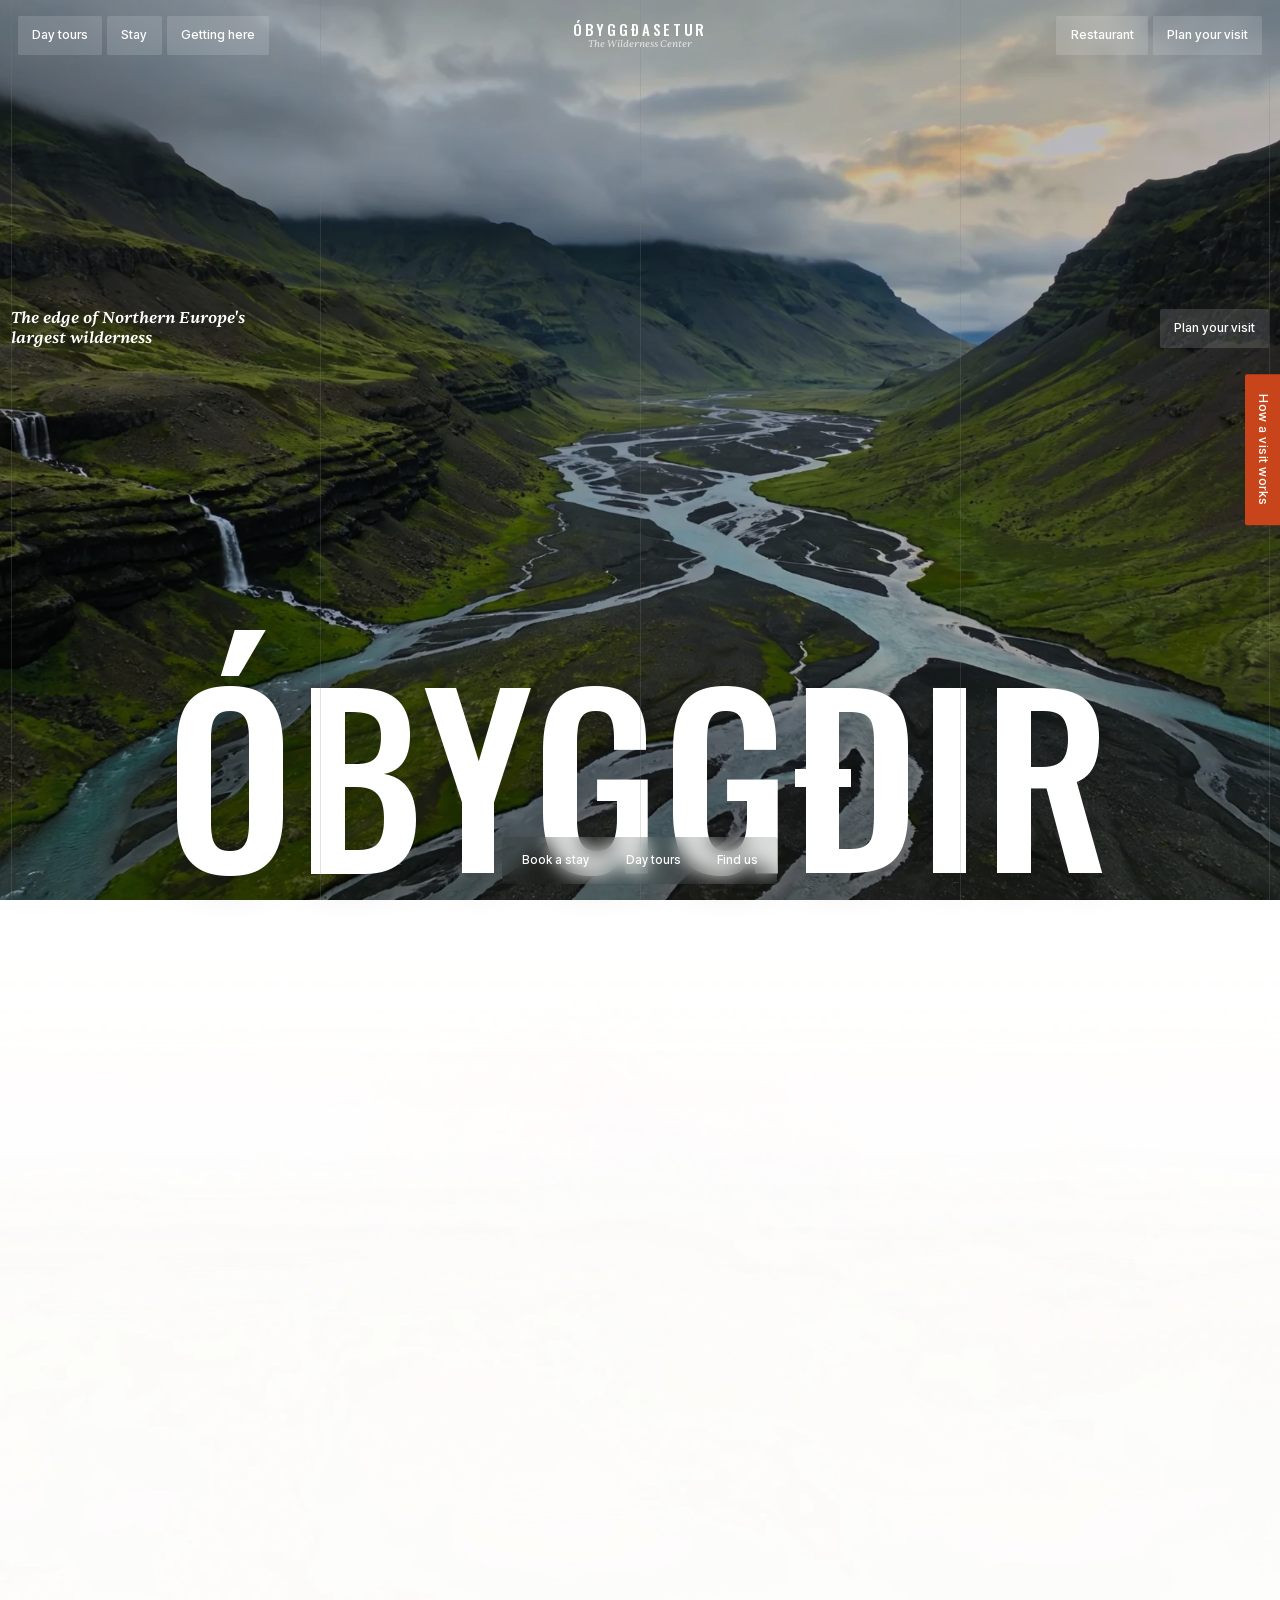
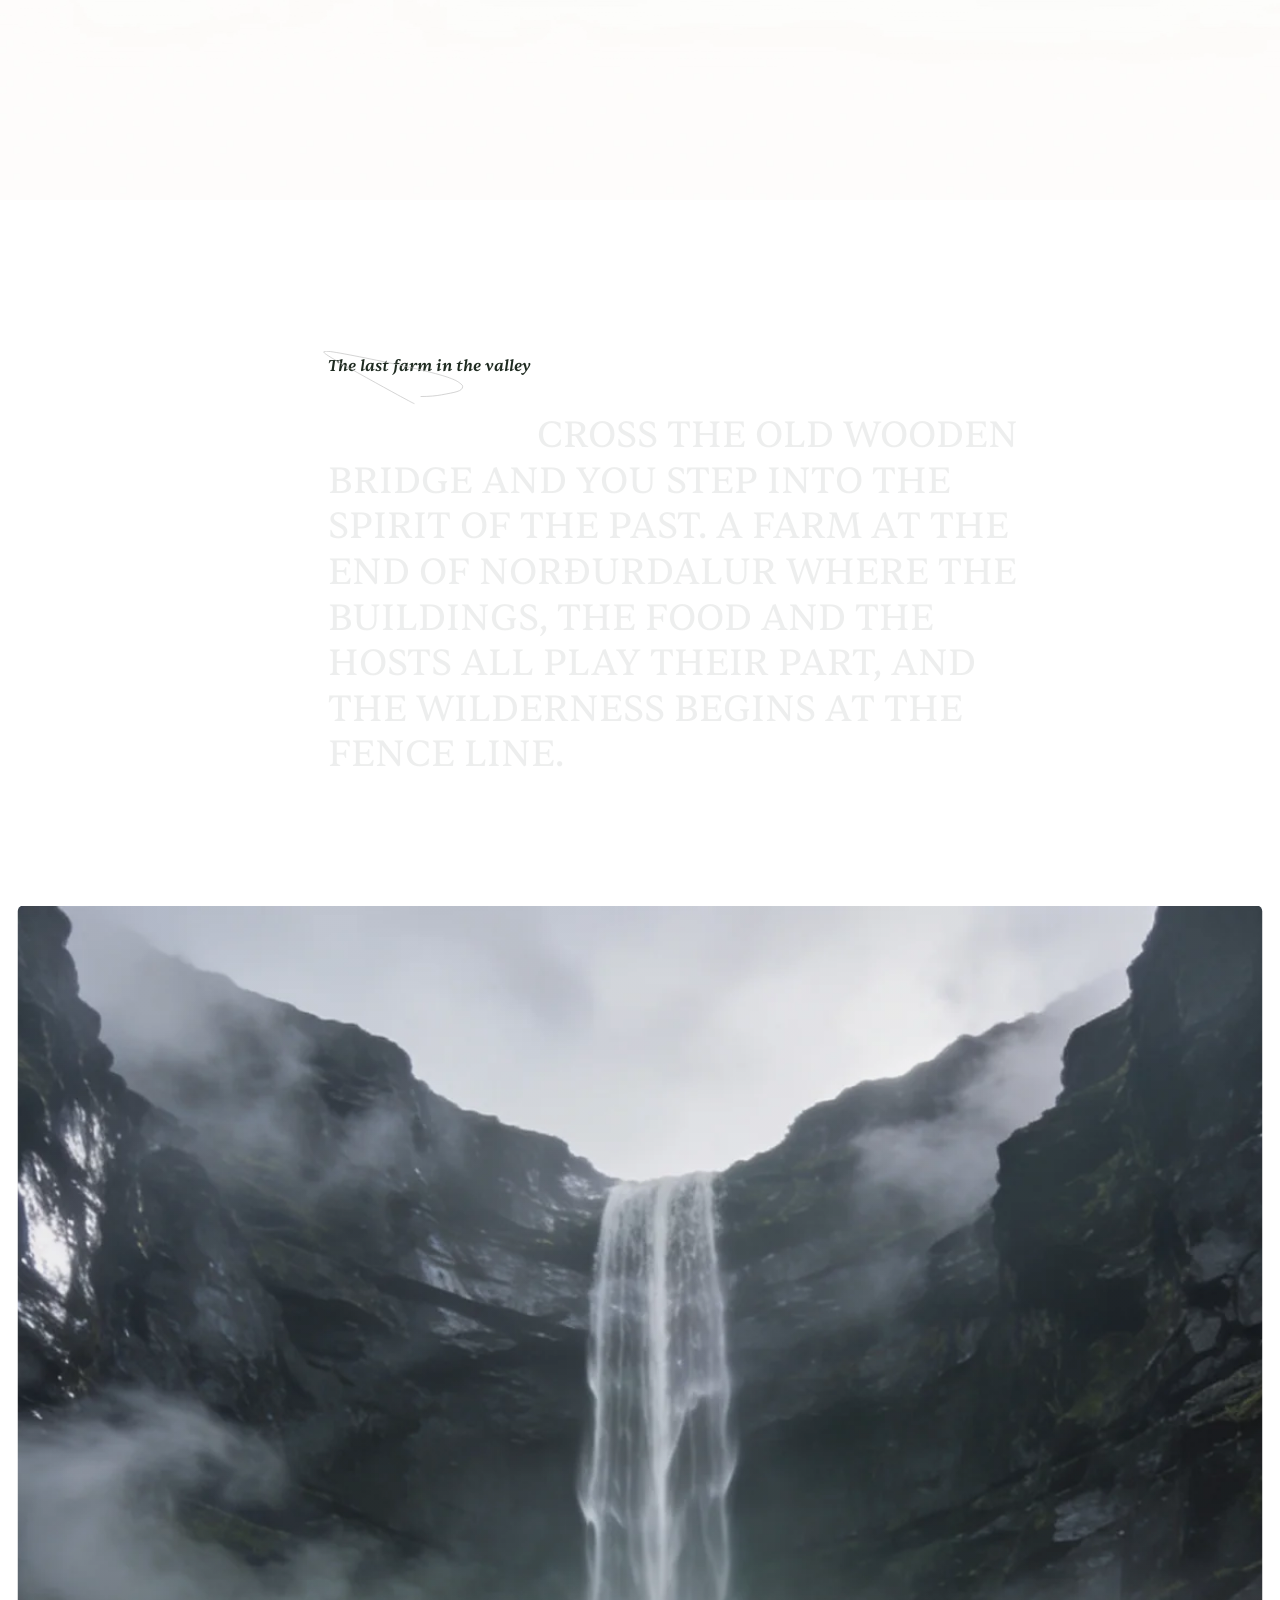
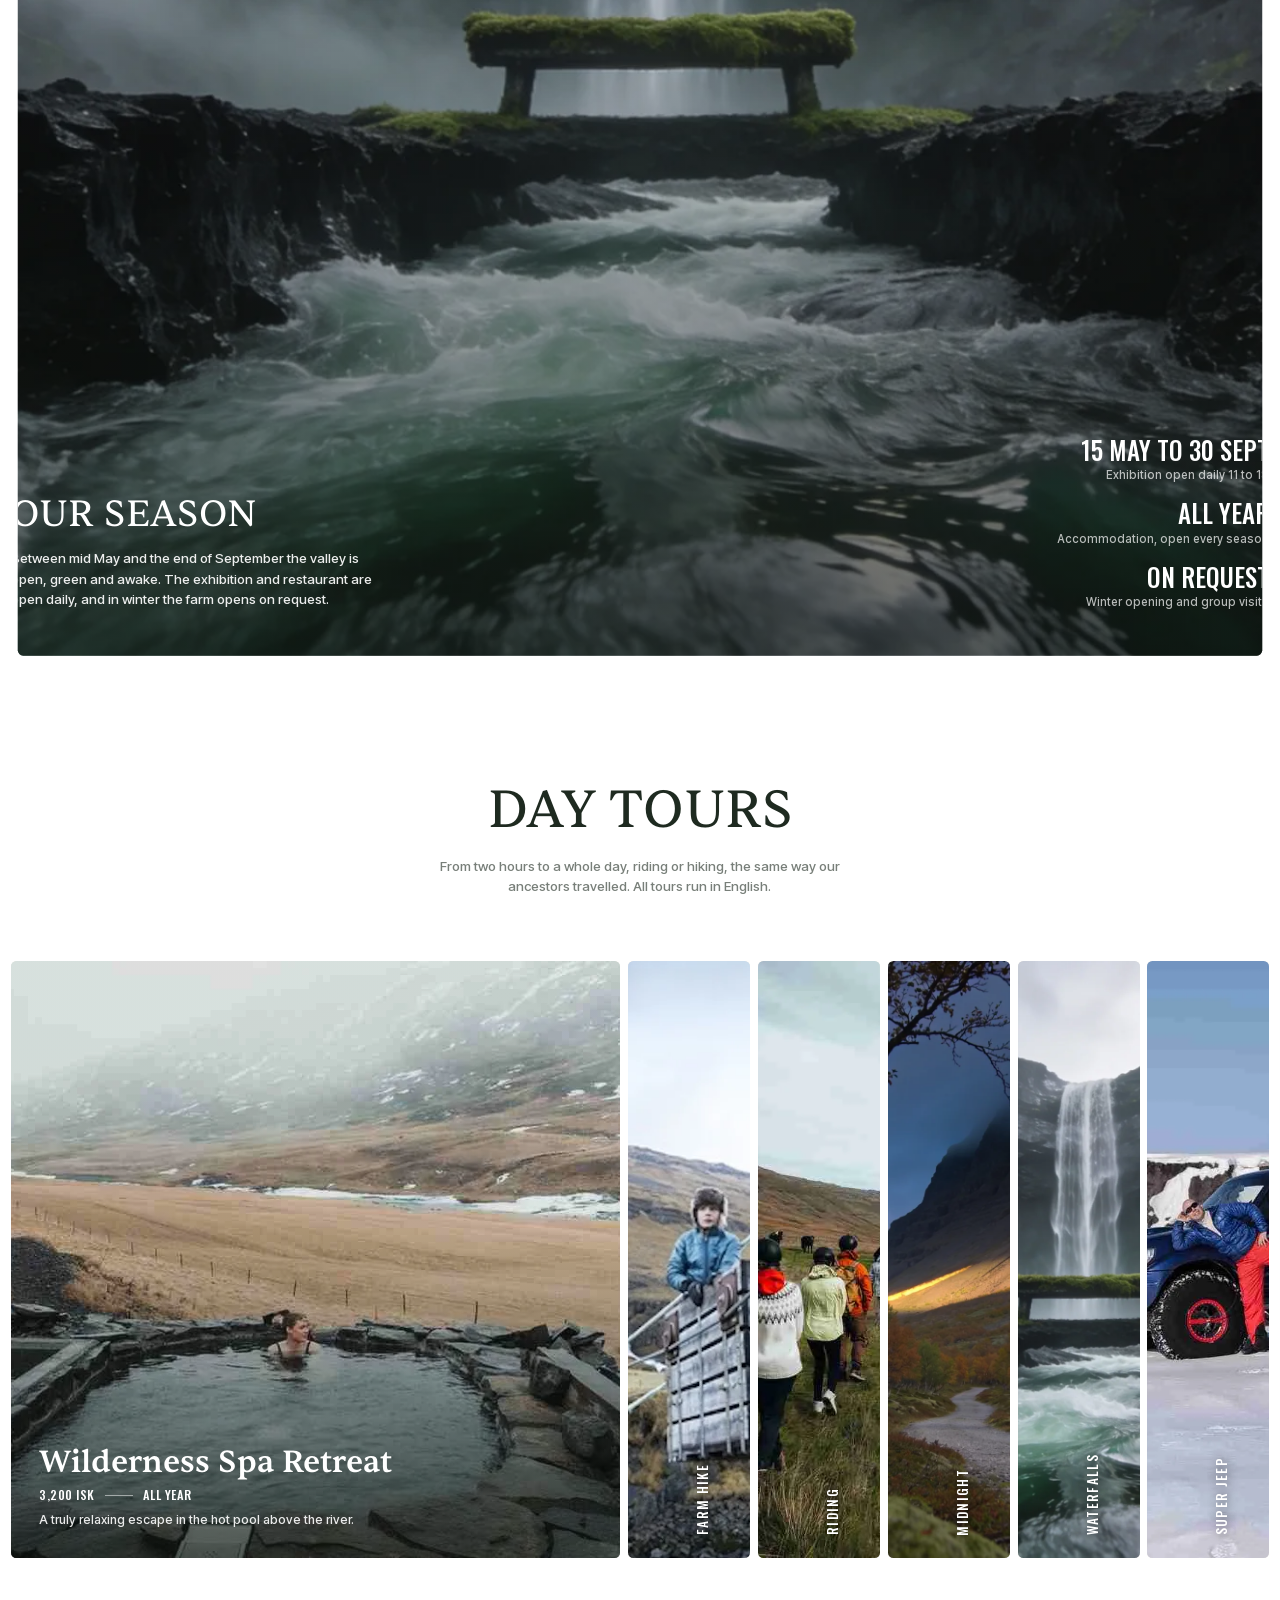
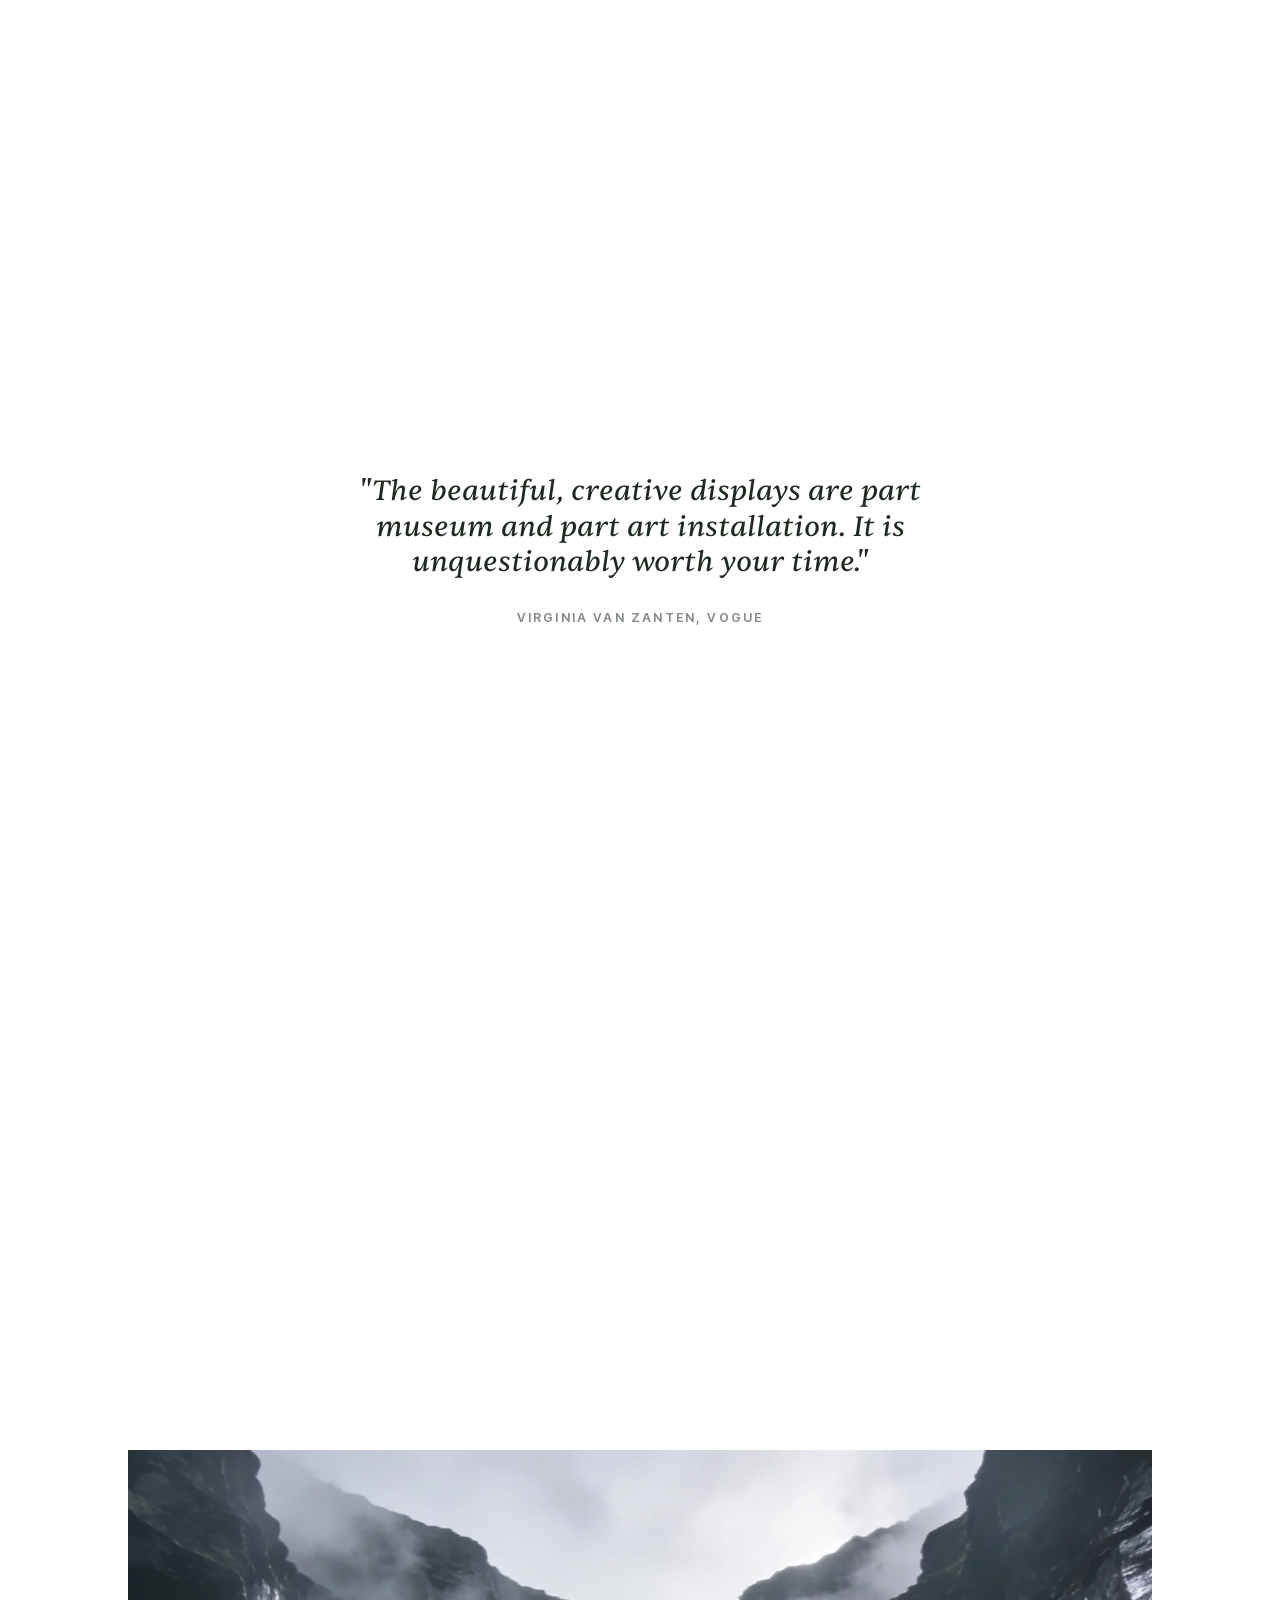
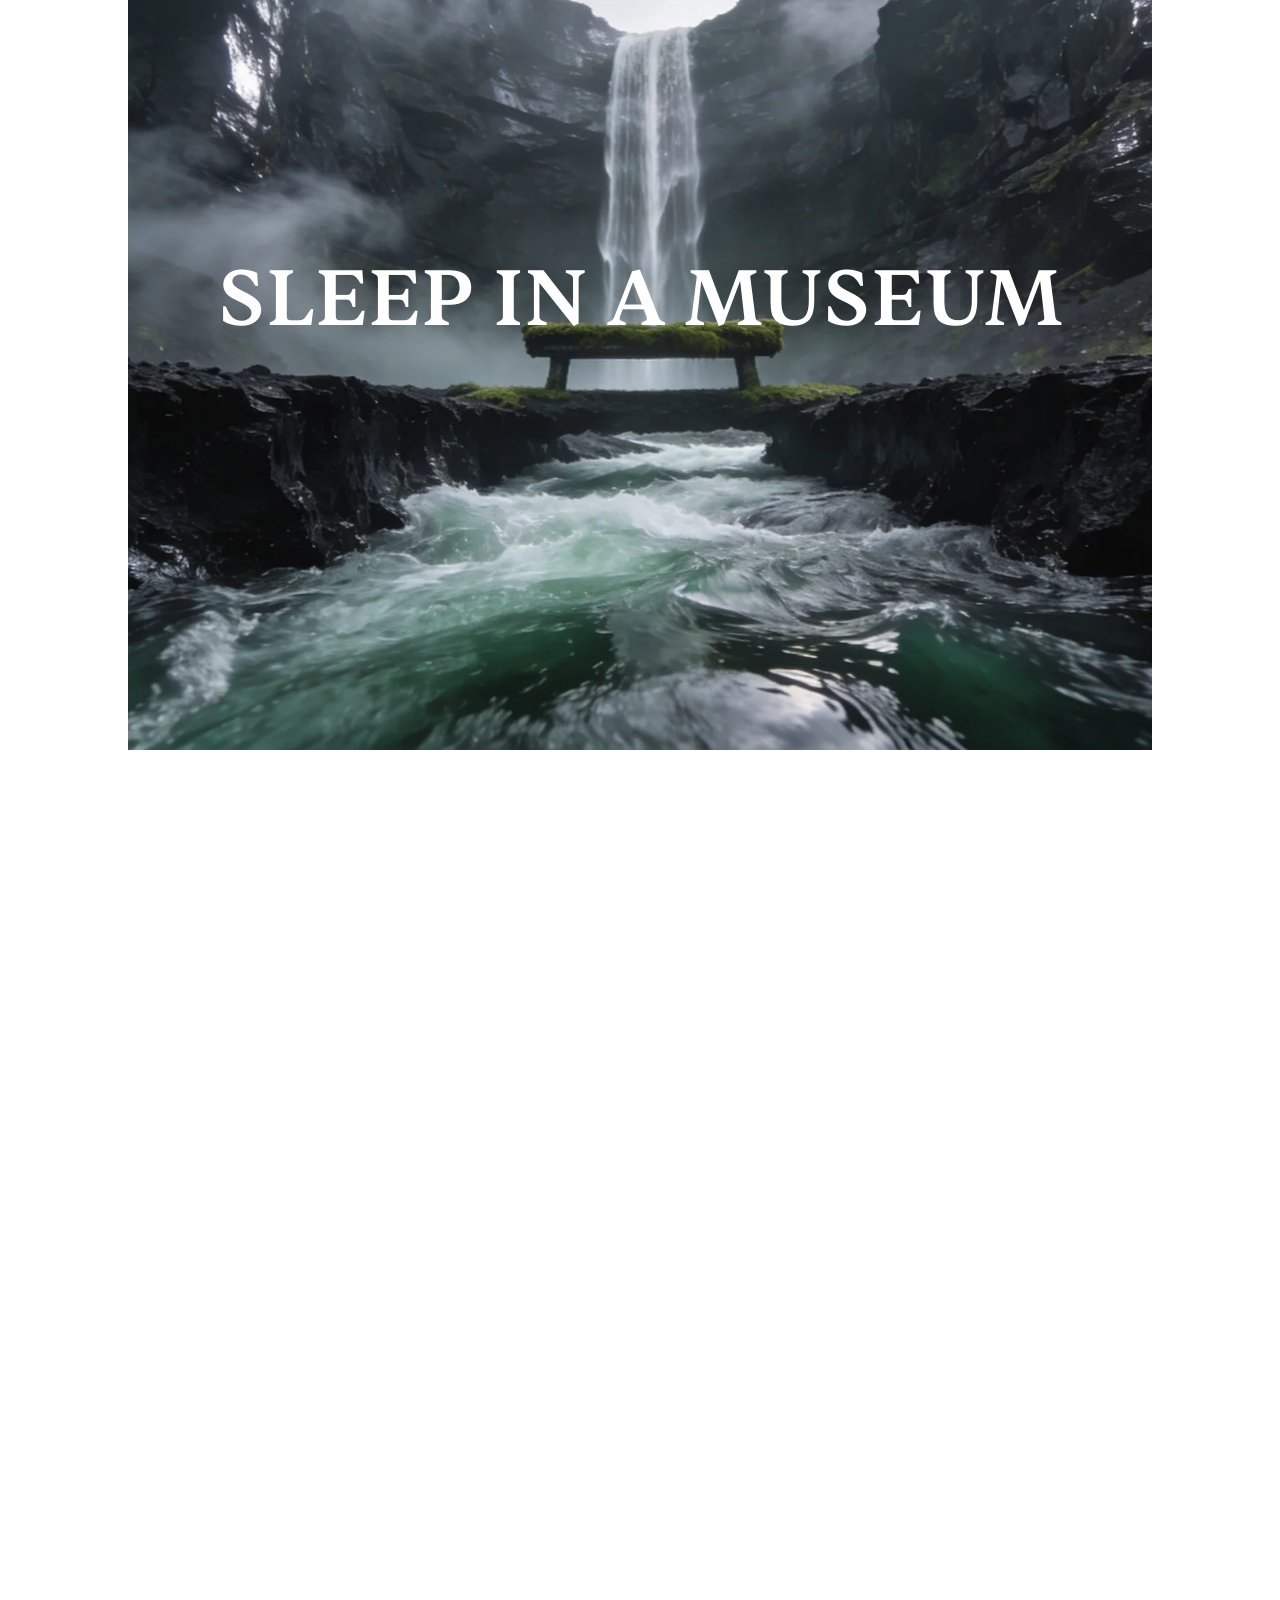
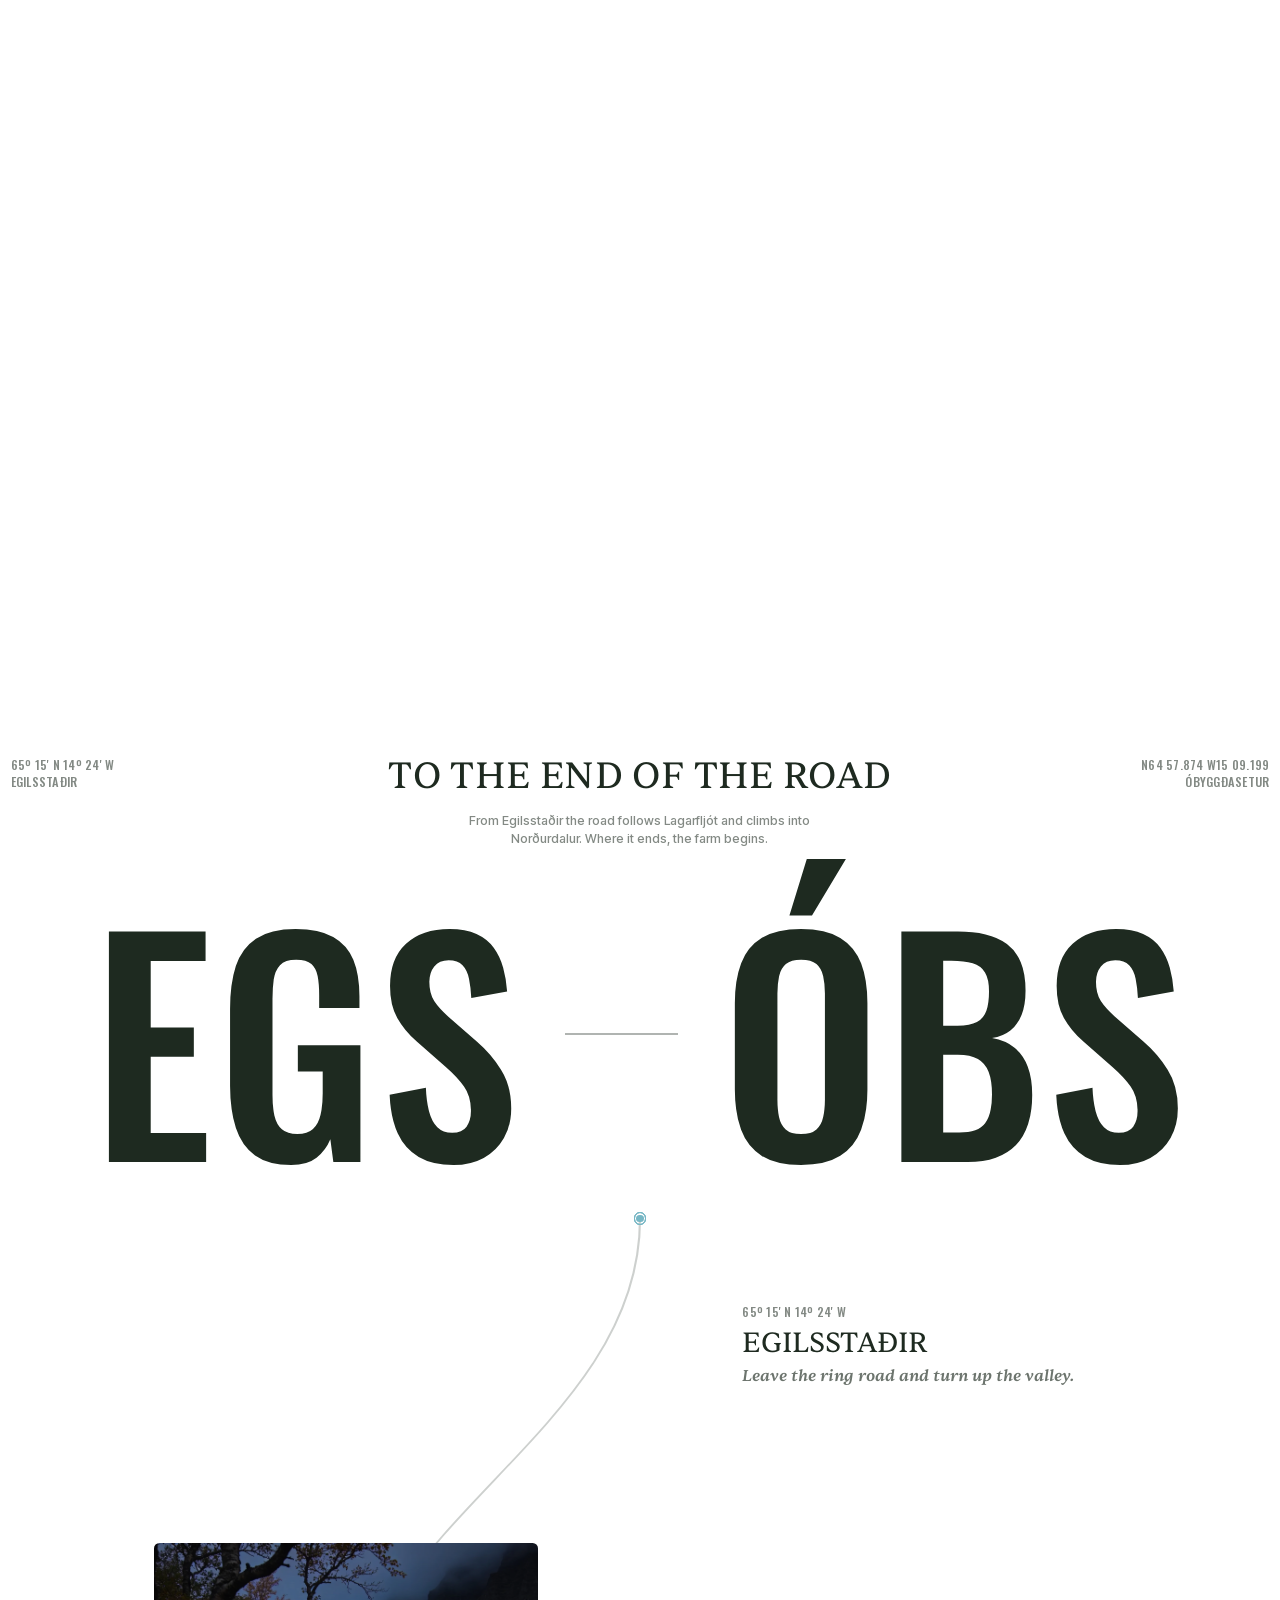
<file: index.html>
<!doctype html>
<html lang="en">
<head>
<meta charset="utf-8">
<meta name="viewport" content="width=device-width, initial-scale=1, viewport-fit=cover">
<title>Óbyggðasetur Íslands · The Wilderness Center, Fljótsdalur</title>
<meta name="description" content="The Wilderness Center is an authentic hideaway at the edge of Northern Europe's largest wilderness. Day tours, unique accommodation, exhibition and local food in Norðurdalur, Fljótsdalur, East Iceland.">
<meta name="robots" content="noindex, nofollow">
<meta name="theme-color" content="#FFFFFF" id="themeColor">
<meta name="color-scheme" content="light">
<!-- relative hrefs + a raster twin: a project site lives under /repo-name/, and
     Safari ignores SVG favicons, so either mistake shows the origin root's icon -->
<link rel="icon" type="image/png" sizes="32x32" href="assets/img/favicon-32.png">
<link rel="icon" type="image/png" sizes="180x180" href="assets/img/favicon-180.png">
<link rel="apple-touch-icon" href="assets/img/favicon-180.png">
<link rel="preload" href="assets/fonts/Oswald-vf-latin.woff2" as="font" type="font/woff2" crossorigin>
<link rel="preload" href="assets/fonts/Sentient-Regular.woff2" as="font" type="font/woff2" crossorigin>
<link rel="preload" href="assets/fonts/InterTight-vf-latin.woff2" as="font" type="font/woff2" crossorigin>
<link rel="preload" as="image" href="assets/img/plate-hero.webp" fetchpriority="high"
  imagesrcset="assets/img/plate-hero-sm.webp 1100w, assets/img/plate-hero.webp 2200w" imagesizes="100vw">
<link rel="stylesheet" href="styles.css">

<!-- Every fact below is taken from the business's own published pages
     (wilderness.is): address, coordinates, phones, email, kennitala, the
     exhibition season and daily hours. Nothing here is inferred. -->
<script type="application/ld+json">
{
  "@context": "https://schema.org",
  "@type": "TouristAttraction",
  "name": "Óbyggðasetur Íslands",
  "alternateName": "The Wilderness Center",
  "description": "An authentic and peaceful hideaway at the edge of Northern Europe's largest wilderness, offering day tours, unique accommodation, an exhibition and local food in Norðurdalur, Fljótsdalur, East Iceland.",
  "url": "https://wilderness.is/",
  "telephone": "+354 440 8822",
  "email": "info@wilderness.is",
  "taxID": "540314-0630",
  "address": {
    "@type": "PostalAddress",
    "streetAddress": "Norðurdalur í Fljótsdal",
    "postalCode": "701",
    "addressLocality": "Egilsstaðir",
    "addressCountry": "IS"
  },
  "geo": { "@type": "GeoCoordinates", "latitude": 64.96457, "longitude": -15.15332 },
  "openingHoursSpecification": [{
    "@type": "OpeningHoursSpecification",
    "dayOfWeek": ["Monday","Tuesday","Wednesday","Thursday","Friday","Saturday","Sunday"],
    "opens": "11:00", "closes": "18:00",
    "validFrom": "2026-05-15", "validThrough": "2026-09-30"
  }],
  "sameAs": [
    "https://www.facebook.com/wilderness.is/",
    "https://www.instagram.com/wilderness_center_iceland"
  ]
}
</script>
</head>
<body data-nav-theme="light">

<!-- fixed grid overlay (reference device: difference-blend hairlines) -->
<div class="grid-overlay" aria-hidden="true">
  <div class="go-line go-l1"></div><div class="go-line go-l2"></div>
  <div class="go-line go-l3"></div><div class="go-line go-l4"></div><div class="go-line go-l5"></div>
</div>

<!-- intro wipe (single-page reuse of the reference's page-enter) -->
<div class="intro-wipe" id="introWipe" aria-hidden="true"></div>

<nav id="nav" aria-label="Main">
  <div class="nav-contain">
    <ul class="nav-ul nav-left">
      <li><a class="btn nav-btn" href="#tours">Day tours</a></li>
      <li><a class="btn nav-btn" href="#stay">Stay</a></li>
      <li><a class="btn nav-btn" href="#journey">Getting here</a></li>
    </ul>
    <a class="nav-logo" href="#top" aria-label="Óbyggðasetur Íslands, back to top">
      <span class="nav-logo_mark">ÓBYGGÐASETUR</span>
      <span class="nav-logo_sub">The Wilderness Center</span>
    </a>
    <ul class="nav-ul nav-right">
      <li><a class="btn nav-btn" href="#food">Restaurant</a></li>
      <li><a class="btn nav-btn is-cta" href="#contact">Plan your visit</a></li>
    </ul>
  </div>
</nav>

<div class="cta-nav_wrap" id="ctaNav" aria-hidden="false">
  <div class="cta-nav">
    <a class="cta-nav_item" href="#stay">Book a stay</a>
    <a class="cta-nav_item" href="#tours">Day tours</a>
    <a class="cta-nav_item" href="#journey">Find us</a>
  </div>
</div>

<main class="page-content" id="top">

  <!-- ============ 0 · HERO ============ -->
  <div class="hero" id="hero" data-nav-section data-nav-theme-val="light">
    <div class="hero_wrapper" id="heroWrapper">
      <div class="hero_bg">
        <img src="assets/img/plate-hero.webp"
          srcset="assets/img/plate-hero-sm.webp 1100w, assets/img/plate-hero.webp 2200w"
          sizes="100vw" alt="The glacial river braiding through Norðurdalur valley, East Iceland highlands" fetchpriority="high">
        <!-- scrubbed 0 -> 1 as the fog arrives, so the photo dissolves into paper
             and its own bottom edge never reads as a seam. Pristine at rest. -->
        <div class="hero_bg-fade" id="heroBgFade"></div>
      </div>
      <div class="hero_overlay"></div>
      <div class="hero_content" id="heroContent" data-reveal>
        <div class="hero_contain top container-large" data-hero-drift>
          <p class="t-title-italic hero_kicker">The edge of Northern Europe's<br>largest wilderness</p>
          <a class="btn hero_plan" href="#contact" data-cursor-text="Plan your visit">Plan your visit</a>
        </div>
        <div class="hero_title-contain" id="heroTitleWrap" data-hero-drift>
          <h1 class="hero_title" id="heroTitle">Óbyggðir</h1>
        </div>
      </div>
      <!-- fog: real alpha-channel cloud plates, transparent wisp at the top edge,
           solid bank at the base, two speeds for depth -->
      <div class="clouds-overlay_wrap clouds--far" data-scroll-speed="-10%" aria-hidden="true">
        <img src="assets/img/fog-far.webp" alt="" loading="eager" decoding="async">
      </div>
      <div class="clouds-overlay_wrap clouds--mid" data-scroll-speed="-42%" aria-hidden="true">
        <img src="assets/img/fog-veil.webp" alt="" loading="eager" decoding="async">
      </div>
      <div class="clouds-overlay_wrap clouds--near" data-scroll-speed="-80%" aria-hidden="true">
        <img src="assets/img/fog-near.webp" alt="" loading="eager" decoding="async">
      </div>
    </div>
    <!-- mist-transition: sticky plane scrubbed rotateX 90 -> 0 from its bottom
         edge, so the fog stands up out of the page into the manifesto -->
    <div class="mist-transition" id="mistTransition" aria-hidden="true">
      <div class="mist-transition_image-container" id="mistPlane">
        <img class="mist-transition_image" src="assets/img/fog-veil.webp" alt="" loading="lazy" decoding="async">
      </div>
    </div>
  </div>

  <!-- ============ 1 · MANIFESTO ============ -->
  <section class="manifesto" data-nav-section data-nav-theme-val="dark">
    <div class="container-large">
      <div class="manifesto_layout">
        <div class="manifesto_col">
          <div class="manifesto_kicker u-relative">
            <p class="t-title-italic">The last farm in the valley</p>
            <svg class="scribble-el" id="scribble" width="191" height="62" viewBox="0 0 191 62" fill="none" aria-hidden="true">
              <path d="M118.7 58.8C118.3 58.7 117.9 58.6 100.4 49.1 82.9 39.5 48.3 20.5 30.5 10.1 12.6 -0.4 12.5 -1.7 36.1 2.4 59.6 6.6 106.8 16.3 133.8 23 160.7 29.7 166 33.1 169.1 35.3 172.3 37.6 173.1 38.5 173.1 39.5 173.4 45.3 163.9 46.3 149.3 49.1 138.1 51.2 119 52.2 97.3 48.4 75.6 44.6 51.8 35.4 39.7 29.4 27.6 23.5 27.9 21.2 28.4 19.3 29 17.4 29.9 16.1 31.4 14.8 33 13.5 35.3 12.3 43.5 11.3 51.7 10.3 65.8 9.6 82.7 10.7 99.5 11.9 118.7 14.9 135.9 19.1 153.1 23.3 167.8 28.5 176.5 32 185.2 35.4 187.7 36.9 189.1 38.4 190.5 40 190.9 41.4 188.8 43.5 186.7 45.7 182.1 48.4 173.6 51.3 165 54.3 152.6 57.3 123.2 59.1 93.7 60.8 47.7 61 0.3 61.3" stroke="#BABABA" stroke-width="0.7" stroke-linecap="round"/>
            </svg>
          </div>
          <div class="text-scroll-fade" id="maskDevelop">
            <h2 class="manifesto_text">Cross the old wooden bridge and you step into the spirit of the past. A farm at the end of Norðurdalur where the buildings, the food and the hosts all play their part, and the wilderness begins at the fence line.</h2>
          </div>
        </div>
      </div>
    </div>
  </section>

  <!-- ============ 2 · OUR SEASON ============ -->
  <section class="season has-inset" id="season" data-nav-section data-nav-theme-val="light">
    <div class="season_inner">
      <img class="img-fill" src="assets/img/plate-gorge.webp"
        srcset="assets/img/plate-gorge-sm.webp 1100w, assets/img/plate-gorge.webp 2200w"
        sizes="100vw" alt="A waterfall dropping into a basalt gorge on the Jökulsá in Fljótsdal" loading="lazy">
      <div class="season_scrim"></div>
      <div class="season_content container-large">
        <div class="season_head">
          <h3 class="h3-serif">Our season</h3>
          <p class="season_body">Between mid May and the end of September the valley is open, green and awake. The exhibition and restaurant are open daily, and in winter the farm opens on request.</p>
        </div>
        <ul class="season_data">
          <li><span class="data-num">15 May to 30 Sept</span><span class="data-label">Exhibition open daily 11 to 18</span></li>
          <li><span class="data-num">All year</span><span class="data-label">Accommodation, open every season</span></li>
          <li><span class="data-num">On request</span><span class="data-label">Winter opening and group visits</span></li>
        </ul>
      </div>
    </div>
  </section>

  <!-- ============ 3 · TOURS TITLE ============ -->
  <section class="title-band" id="tours" data-nav-section data-nav-theme-val="dark">
    <h3 class="section-title">Day tours</h3>
    <p class="title-band_sub">From two hours to a whole day, riding or hiking, the same way our ancestors travelled. All tours run in English.</p>
  </section>

  <!-- ============ 4 · CARD-FLICK TOURS ============ -->
  <section class="flick" data-nav-section data-nav-theme-val="dark">
    <div class="container-large">
      <div class="card-flick" id="cardFlick">

        <a class="card-flick_item is-active" href="#contact" data-cursor-text="View tour">
          <div class="card-flick_inner">
            <img class="card-flick_image" src="assets/img/spa-retreat-hot-springs-center.webp" alt="The hot pool spa retreat at the Wilderness Center" loading="lazy">
            <div class="card-flick_shade" aria-hidden="true"></div>
            <div class="card-flick_content">
              <h3 class="card-flick_title">Wilderness Spa Retreat</h3>
              <div class="card-flick_meta"><span>3,200 ISK</span><span class="meta-div"></span><span>All year</span></div>
              <p class="card-flick_excerpt">A truly relaxing escape in the hot pool above the river.</p>
            </div>
            <p class="card-flick_side">Spa Retreat</p>
          </div>
        </a>

        <a class="card-flick_item" href="#contact" data-cursor-text="View tour">
          <div class="card-flick_inner">
            <img class="card-flick_image" src="assets/img/cable-bridge-jon.webp" alt="The traditional cableway across the glacial river Jökulsá" loading="lazy">
            <div class="card-flick_shade" aria-hidden="true"></div>
            <div class="card-flick_content">
              <h3 class="card-flick_title">Abandoned Farm Hike</h3>
              <div class="card-flick_meta"><span>11,000 ISK</span><span class="meta-div"></span><span>1 Jun to 30 Sep</span></div>
              <p class="card-flick_excerpt">Winch yourself over the Jökulsá by cable cart and walk to the abandoned farm.</p>
            </div>
            <p class="card-flick_side">Farm Hike</p>
          </div>
        </a>

        <a class="card-flick_item" href="#contact" data-cursor-text="View tour">
          <div class="card-flick_inner">
            <img class="card-flick_image" src="assets/img/old-farm-group-booking.webp" alt="Guests walking with Icelandic horses along the glacial river" loading="lazy">
            <div class="card-flick_shade" aria-hidden="true"></div>
            <div class="card-flick_content">
              <h3 class="card-flick_title">Riding into the Wild</h3>
              <div class="card-flick_meta"><span>17,700 ISK</span><span class="meta-div"></span><span>Daily 9 and 13</span></div>
              <p class="card-flick_excerpt">Ride into the glacier valley on Icelandic horses.</p>
            </div>
            <p class="card-flick_side">Riding</p>
          </div>
        </a>

        <a class="card-flick_item" href="#contact" data-cursor-text="View tour">
          <div class="card-flick_inner">
            <img class="card-flick_image" src="assets/img/plate-birch.webp" alt="The valley at dusk under the midnight sun" loading="lazy">
            <div class="card-flick_shade" aria-hidden="true"></div>
            <div class="card-flick_content">
              <h3 class="card-flick_title">Midnight Ride</h3>
              <div class="card-flick_meta"><span>23,500 ISK</span><span class="meta-div"></span><span>1 Jun to 22 Jul</span></div>
              <p class="card-flick_excerpt">The midnight sun of an Icelandic summer night, on horseback.</p>
            </div>
            <p class="card-flick_side">Midnight</p>
          </div>
        </a>

        <a class="card-flick_item" href="#contact" data-cursor-text="View tour">
          <div class="card-flick_inner">
            <img class="card-flick_image" src="assets/img/plate-gorge.webp" alt="Waterfall country upriver from the farm" loading="lazy">
            <div class="card-flick_shade" aria-hidden="true"></div>
            <div class="card-flick_content">
              <h3 class="card-flick_title">Waterfall Trail</h3>
              <div class="card-flick_meta"><span>52,000 ISK</span><span class="meta-div"></span><span>1 Jun to 31 Oct</span></div>
              <p class="card-flick_excerpt">A whole day among the fifteen waterfalls of the Jökulsá.</p>
            </div>
            <p class="card-flick_side">Waterfalls</p>
          </div>
        </a>

        <a class="card-flick_item" href="#contact" data-cursor-text="View tour">
          <div class="card-flick_inner">
            <img class="card-flick_image" src="assets/img/img-4882-22.webp" alt="Super jeeps on the snowy plateau above the valley" loading="lazy">
            <div class="card-flick_shade" aria-hidden="true"></div>
            <div class="card-flick_content">
              <h3 class="card-flick_title">Super Jeep Adventure</h3>
              <div class="card-flick_meta"><span>60,000 ISK summer</span><span class="meta-div"></span><span>66,000 winter</span></div>
              <p class="card-flick_excerpt">Up out of the valley and onto the highland plateau.</p>
            </div>
            <p class="card-flick_side">Super Jeep</p>
          </div>
        </a>

      </div>
    </div>
  </section>

  <!-- ============ 5 · PRESS QUOTE ============ -->
  <section class="quote-section" data-nav-section data-nav-theme-val="dark">
    <div class="quote-sticky">
      <figure class="quote-component container-large">
        <blockquote class="t-quote">"The beautiful, creative displays are part museum and part art installation. It is unquestionably worth your time."</blockquote>
        <figcaption class="quote-author">Virginia Van Zanten, Vogue</figcaption>
      </figure>
    </div>
  </section>

  <!-- ============ 6 · THE RAIL ============ -->
  <div class="rail_outer" id="stay" data-nav-section data-nav-theme-val="light">
    <section class="rail" id="rail" aria-label="Accommodation at the Wilderness Center">
      <div class="rail_wrapper">
        <div class="rail_backdrops" aria-hidden="true">
          <div class="rail_backdrop rail_backdrop--behind" id="railBehind">
            <img class="img-fill" src="assets/img/plate-birch.webp"
              srcset="assets/img/plate-birch-sm.webp 1100w, assets/img/plate-birch.webp 2200w" sizes="100vw" alt="" loading="lazy">
          </div>
          <div class="rail_backdrop rail_backdrop--clipped" id="railClipped">
            <img class="img-fill" src="assets/img/plate-gorge.webp"
              srcset="assets/img/plate-gorge-sm.webp 1100w, assets/img/plate-gorge.webp 2200w" sizes="100vw" alt="" loading="lazy">
            <svg class="rail_curtain" id="railCurtain" width="100%" height="100%" preserveAspectRatio="none" viewBox="0 0 100 100" aria-hidden="true">
              <defs>
                <clipPath id="curtainClip" clipPathUnits="objectBoundingBox">
                  <rect x="0" y="0" width="0.3334" height="1"></rect>
                  <rect x="0.3333" y="0" width="0.3334" height="1"></rect>
                  <rect x="0.6666" y="0" width="0.3334" height="1"></rect>
                </clipPath>
              </defs>
            </svg>
          </div>
          <div class="rail_overlay" id="railOverlay" aria-hidden="true"></div>
        </div>
        <div class="rail_container" id="railContainer">

          <div class="rail_panel rail_panel--title">
            <div class="rail_title-wrap">
              <h2 class="rail_title" id="railTitle">Sleep in a museum</h2>
            </div>
          </div>

          <div class="rail_panel">
            <article class="camp-card" data-cursor-text="The stay">
              <div class="camp-card_inner">
                <img class="camp-card_image" src="assets/img/mg-4036-skorin.webp" alt="A guest turning the handle of the old projector in the farmhouse exhibition" loading="lazy">
                <div class="camp-card_shade" aria-hidden="true"></div>
                <div class="camp-card_content">
                  <h3 class="camp-card_title">The Farmhouse</h3>
                  <p class="camp-card_excerpt">Delightfully renovated old rooms above the exhibition. Every object in the house has a story, and you sleep among them.</p>
                  <p class="camp-card_coords">[ N64 57.874 W15 09.199 ]</p>
                </div>
              </div>
            </article>
          </div>

          <div class="rail_panel">
            <article class="camp-card" data-cursor-text="The stay">
              <div class="camp-card_inner">
                <img class="camp-card_image" src="assets/img/center-turf-house.webp" alt="The turf-roofed outbuilding below the farmhouse" loading="lazy">
                <div class="camp-card_shade" aria-hidden="true"></div>
                <div class="camp-card_content">
                  <h3 class="camp-card_title">The Turf House</h3>
                  <p class="camp-card_excerpt">Preserved and rebuilt the old way, turf roof against the mountain weather, the river below.</p>
                  <p class="camp-card_coords">[ N64 57.874 W15 09.199 ]</p>
                </div>
              </div>
            </article>
          </div>

          <div class="rail_panel">
            <article class="camp-card" data-cursor-text="The stay">
              <div class="camp-card_inner">
                <img class="camp-card_image" src="assets/img/center-pool.webp" alt="The hot pool at the Wilderness Center" loading="lazy">
                <div class="camp-card_shade" aria-hidden="true"></div>
                <div class="camp-card_content">
                  <h3 class="camp-card_title">The Hot Pool</h3>
                  <p class="camp-card_excerpt">Warm water at the edge of the wilderness, open to the valley and the birds.</p>
                  <p class="camp-card_coords">[ N64 57.874 W15 09.199 ]</p>
                </div>
              </div>
            </article>
          </div>

          <div class="rail_panel rail_panel--full rail_panel--final">
            <img class="img-fill" src="assets/img/center.webp" alt="The Wilderness Center farm and turf house seen from the hillside" loading="lazy">
            <div class="rail_final-scrim" aria-hidden="true"></div>
            <figure class="rail_quote">
              <blockquote class="t-quote is-white">"A remote farm that offers museum exhibits, unique accommodation, local food, riding and hiking. The historic exhibits are of superb quality, as is the entire farm concept."</blockquote>
              <figcaption class="quote-author is-white">Lonely Planet Guide</figcaption>
            </figure>
          </div>

        </div>
      </div>
    </section>
  </div>

  <!-- ============ 7 · THE JOURNEY ============ -->
  <section class="journey" id="journey" data-nav-section data-nav-theme-val="light">
    <div class="journey_head container-large">
      <p class="layout-title_sm is-faded">65º 15' N 14º 24' W<br>Egilsstaðir</p>
      <div class="journey_head-center">
        <h3 class="h3-serif">To the end of the road</h3>
        <p class="t-body is-faded">From Egilsstaðir the road follows Lagarfljót and climbs into Norðurdalur. Where it ends, the farm begins.</p>
      </div>
      <p class="layout-title_sm is-faded t-right">N64 57.874 W15 09.199<br>Óbyggðasetur</p>
    </div>
    <h2 class="journey_code" aria-label="Egilsstaðir to Óbyggðasetur">EGS<span class="journey_code-div"></span>ÓBS</h2>
    <div class="journey_map-outer">
      <div class="journey_thread" id="journeyThread">
        <div class="thread-svg_wrap" id="flightWrap" aria-hidden="true">
          <svg class="thread-svg" viewBox="0 0 600 1600" fill="none" preserveAspectRatio="none">
            <path class="route-static" d="M300 0 C 300 180, 170 260, 165 430 C 160 610, 430 700, 435 890 C 440 1080, 175 1170, 172 1350 C 170 1470, 300 1520, 300 1600" stroke="rgba(30,42,32,.22)" stroke-width="1"/>
          </svg>
          <svg class="thread-svg" viewBox="0 0 600 1600" fill="none" preserveAspectRatio="none">
            <path class="route-flown" id="routeFlown" d="M300 0 C 300 180, 170 260, 165 430 C 160 610, 430 700, 435 890 C 440 1080, 175 1170, 172 1350 C 170 1470, 300 1520, 300 1600" stroke="#77B7C5" stroke-width="1.5"/>
          </svg>
          <div class="route-indicator" id="routeIndicator">
            <span class="pulse-ring" style="--i:1"></span>
            <span class="pulse-ring" style="--i:2"></span>
            <span class="pulse-ring" style="--i:3"></span>
          </div>
        </div>

        <div class="waypoint is-right">
          <div class="waypoint_text">
            <p class="layout-title_sm is-faded">65º 15' N 14º 24' W</p>
            <h4 class="waypoint_name">Egilsstaðir</h4>
            <p class="waypoint_caption t-title-italic">Leave the ring road and turn up the valley.</p>
          </div>
        </div>

        <div class="waypoint is-left">
          <figure class="waypoint_card">
            <img src="assets/img/plate-birch.webp" srcset="assets/img/plate-birch-sm.webp 1100w, assets/img/plate-birch.webp 2200w" sizes="(max-width:768px) 90vw, 30vw" alt="Birch woodland along Lagarfljót at dusk" loading="lazy">
          </figure>
          <div class="waypoint_text">
            <h4 class="waypoint_name">Lagarfljót</h4>
            <p class="waypoint_caption t-title-italic">The road follows the long lake into Fljótsdalur.</p>
          </div>
        </div>

        <div class="waypoint is-right">
          <figure class="waypoint_card">
            <img src="assets/img/cable-bridge-jon.webp" alt="The hand-winched cableway across the Jökulsá" loading="lazy">
          </figure>
          <div class="waypoint_text">
            <h4 class="waypoint_name">The road ends</h4>
            <p class="waypoint_caption t-title-italic">Norðurdalur narrows, and the Jökulsá runs beside you with its fifteen waterfalls.</p>
          </div>
        </div>

        <div class="waypoint is-left is-last">
          <figure class="waypoint_card is-wide">
            <img src="assets/img/center.webp" alt="The Wilderness Center farm across the wooden bridge" loading="lazy">
          </figure>
          <div class="waypoint_text">
            <p class="layout-title_sm is-rust">N64 57.874 W15 09.199</p>
            <h4 class="waypoint_name">Óbyggðasetur</h4>
            <p class="waypoint_caption t-title-italic">Park, cross the wooden bridge, and step into the past.</p>
          </div>
        </div>
      </div>
      <div class="journey_data container-large">
        <ul>
          <li><span class="data-num">15</span><span class="data-label">waterfalls on the Jökulsá, more than any river in Iceland</span></li>
          <li><span class="data-num">1</span><span class="data-label">cableway across the glacial river, winched by hand</span></li>
          <li><span class="data-num">N64 57.874</span><span class="data-label">W15 09.199, Norðurdalur í Fljótsdal</span></li>
        </ul>
      </div>
    </div>
  </section>

  <!-- ============ 7b · EXHIBITION (dark vitrine) ============ -->
  <section class="exhibit" id="exhibition" data-nav-section data-nav-theme-val="light">
    <div class="container-large">
      <div class="exhibit_layout">
        <div class="exhibit_text">
          <p class="layout-title_sm is-rust">The exhibition</p>
          <h3 class="h3-serif is-white">Life in the wilderness</h3>
          <p class="exhibit_body">Designed by the farm's own owners, a film director and a historian. Part museum and part art installation, it follows the people who lived out here, and you work the machines yourself.</p>
          <dl class="exhibit_facts">
            <div><dt>Open daily</dt><dd>11 to 18</dd></div>
            <div><dt>Season</dt><dd>15 May to 30 September</dd></div>
            <div><dt>Winter</dt><dd>On request</dd></div>
          </dl>
        </div>
        <figure class="exhibit_frame" id="exhibitFrame">
          <img src="assets/img/mg-4036-skorin.webp" alt="A guest turning the crank of the old projector inside the farmhouse exhibition" loading="lazy">
          <figcaption class="layout-title_sm">Hand-cranked, on the ground floor</figcaption>
        </figure>
      </div>
    </div>
  </section>

  <!-- ============ 8 · RESTAURANT (triptych + menu) ============ -->
  <section class="food" id="food" data-nav-section data-nav-theme-val="dark">
    <div class="container-large">
      <header class="food_head">
        <h3 class="section-title">Just like grandma's</h3>
        <p class="food_intro">Everything is made in the old kitchen in front of our guests. Icelandic lamb, fish from the east, and baked goods made with rhubarb from our own field.</p>
      </header>
      <div class="food_strip" id="foodStrip">
        <figure class="food_plate">
          <img src="assets/img/restaurant-table.webp" alt="A set table in the old farmhouse dining room" loading="lazy">
        </figure>
        <figure class="food_plate">
          <img src="assets/img/authentic-icelandic-food-restaurant.webp" alt="A plate of Icelandic lamb with local side dishes" loading="lazy">
        </figure>
        <figure class="food_plate">
          <img src="assets/img/dessert.webp" alt="Dessert of the day made with rhubarb from the farm's own field" loading="lazy">
        </figure>
      </div>
      <ul class="food_menu">
        <li><span class="menu-name">Breakfast buffet</span><span class="menu-dots"></span><span class="menu-price">2,700 ISK</span></li>
        <li><span class="menu-name">Soup with homemade bread</span><span class="menu-dots"></span><span class="menu-price">3,000 ISK</span></li>
        <li><span class="menu-name">Course of the day</span><span class="menu-dots"></span><span class="menu-price">4,700 ISK</span></li>
        <li><span class="menu-name">Dessert of the day</span><span class="menu-dots"></span><span class="menu-price">1,800 ISK</span></li>
        <li><span class="menu-name">Cake buffet</span><span class="menu-dots"></span><span class="menu-price">2,800 ISK</span></li>
        <li><span class="menu-name">Coffee, tea or hot chocolate</span><span class="menu-dots"></span><span class="menu-price">580 ISK</span></li>
      </ul>
      <p class="food_note t-title-italic">Dinner service and food tours all year. We take dietary needs into careful consideration.</p>
    </div>
  </section>

  <!-- ============ 9 · CONTACT / FOOTER ============ -->
  <footer class="footer" id="contact" data-nav-section data-nav-theme-val="light">
    <div class="container-large">
      <div class="footer_head">
        <h2 class="footer_title">The valley is open</h2>
        <p class="footer_sub t-title-italic">Write or call, and we will help you plan the whole stay.</p>
      </div>
      <div class="footer_grid">
        <div class="footer_col">
          <p class="layout-title_sm is-faded">Talk to us</p>
          <a class="footer_big" href="tel:+3544408822">+354 440 8822</a>
          <a class="footer_big" href="mailto:info@wilderness.is">info@wilderness.is</a>
        </div>
        <div class="footer_col">
          <p class="layout-title_sm is-faded">Find us</p>
          <p class="t-body">Wilderness Center / Óbyggðasetur Íslands<br>Norðurdalur í Fljótsdal<br>701 Egilsstaðir, Iceland</p>
          <p class="t-body is-faded">N64 57.874 W15 09.199</p>
        </div>
        <div class="footer_col">
          <p class="layout-title_sm is-faded">The farm</p>
          <p class="t-body">Day tours, accommodation, exhibition and restaurant.<br>Exhibition open daily 11 to 18, 15 May to 30 September.<br>Winter opening on request.</p>
        </div>
      </div>
      <div class="footer_base">
        <p class="t-detail">Kt. 540314-0630</p>
        <div class="footer_links">
          <a href="https://www.facebook.com/wilderness.is/" rel="noopener" target="_blank">Facebook</a>
          <a href="https://www.instagram.com/wilderness_center_iceland" rel="noopener" target="_blank">Instagram</a>
          <a href="https://wilderness.is/terms/" rel="noopener" target="_blank">Terms</a>
        </div>
        <p class="t-detail">Design proposal, not the live site</p>
      </div>
    </div>
  </footer>

</main>

<!-- flyout: how a visit works -->
<div class="flyout" id="flyout" aria-hidden="true">
  <button class="flyout_overlay" id="flyoutOverlay" tabindex="-1" aria-label="Close panel"></button>
  <aside class="flyout_sheet" role="dialog" aria-modal="true" aria-labelledby="flyoutTitle" data-lenis-prevent>
    <button class="flyout_close" id="flyoutClose" aria-label="Close">Close</button>
    <h3 class="flyout_title" id="flyoutTitle">How a visit works</h3>
    <ol class="flyout_steps">
      <li><h4>1. Choose your dates</h4><p>Summer for the full valley, winter on request for the quiet one.</p></li>
      <li><h4>2. Book the stay and tours</h4><p>Write to us or book online. We help pair lodging with the right tours.</p></li>
      <li><h4>3. Drive from Egilsstaðir</h4><p>Follow Lagarfljót into Fljótsdalur until the road ends in Norðurdalur.</p></li>
      <li><h4>4. Cross the wooden bridge</h4><p>Park, walk over the bridge, and step into the spirit of the past.</p></li>
      <li><h4>5. The valley takes over</h4><p>Ride, hike, soak, eat, and sleep in a museum.</p></li>
    </ol>
  </aside>
</div>
<button class="flyout_tab" id="flyoutTab" aria-controls="flyout" aria-expanded="false">How a visit works</button>

<!-- custom cursor -->
<div class="cursor" id="cursor" aria-hidden="true">
  <span class="cursor_line-v" id="curV"></span>
  <span class="cursor_line-h" id="curH"></span>
  <span class="cursor_dot" id="curDot"></span>
  <span class="cursor_label" id="curLabel"></span>
</div>

<script src="assets/vendor/gsap.min.js"></script>
<script src="assets/vendor/ScrollTrigger.min.js"></script>
<script src="assets/vendor/lenis.min.js"></script>
<script src="app.js"></script>
</body>
</html>
</file>
<file: styles.css>
/* ============================================================
   Óbyggðasetur Íslands · White Desert engine transplant
   Resolution law: html scales 1.11111vw, EVERYTHING in rem/em.
   ============================================================ */

@font-face { font-family: 'Oswald'; src: url('assets/fonts/Oswald-vf-latin.woff2') format('woff2'); font-weight: 200 700; font-style: normal; font-display: swap; unicode-range: U+0000-00FF, U+2000-206F; }
@font-face { font-family: 'Oswald'; src: url('assets/fonts/Oswald-vf-latinext.woff2') format('woff2'); font-weight: 200 700; font-style: normal; font-display: swap; unicode-range: U+0100-024F, U+1E00-1EFF; }
@font-face { font-family: 'Sentient'; src: url('assets/fonts/Sentient-Regular.woff2') format('woff2'); font-weight: 400; font-style: normal; font-display: swap; }
@font-face { font-family: 'Sentient'; src: url('assets/fonts/Sentient-Medium.woff2') format('woff2'); font-weight: 500; font-style: normal; font-display: swap; }
@font-face { font-family: 'Sentient'; src: url('assets/fonts/Sentient-Italic.woff2') format('woff2'); font-weight: 400; font-style: italic; font-display: swap; }
@font-face { font-family: 'Sentient'; src: url('assets/fonts/Sentient-MediumItalic.woff2') format('woff2'); font-weight: 500; font-style: italic; font-display: swap; }
@font-face { font-family: 'Inter Tight'; src: url('assets/fonts/InterTight-vf-latin.woff2') format('woff2'); font-weight: 100 900; font-style: normal; font-display: swap; unicode-range: U+0000-00FF, U+2000-206F; }
@font-face { font-family: 'Inter Tight'; src: url('assets/fonts/InterTight-vf-latinext.woff2') format('woff2'); font-weight: 100 900; font-style: normal; font-display: swap; unicode-range: U+0100-024F, U+1E00-1EFF; }
@font-face { font-family: 'Inter Tight'; src: url('assets/fonts/InterTight-Italic-vf-latin.woff2') format('woff2'); font-weight: 100 900; font-style: italic; font-display: swap; }

:root {
  color-scheme: light;
  --ink: #1E2A20;
  --deep: #0C120D;
  --paper: #FFFFFF;
  --turf: #EAE7DE;
  --wool: #F3F1EA;
  --birch: #DCD6C6;
  --rust: #C8451B;
  --river: #77B7C5;
  --ink-20: rgba(30,42,32,.2);
  --ink-15: rgba(30,42,32,.15);
  --ink-50: rgba(30,42,32,.5);
  --hairline: rgba(30,42,32,.1);

  --space-1: .35em; --space-2: .75em; --space-3: 1.1em; --space-4: 1.5em;
  --space-5: 2em; --space-6: 2.75em; --space-8: 4em; --space-10: 5.5em; --space-12: 7em;

  --r-sm: .125rem; --r-md: .25rem; --r-lg: .375rem;

  --font-display: 'Sentient', ui-serif, Georgia, serif;
  --font-condensed: 'Oswald', 'Arial Narrow', sans-serif;
  --font-sans: 'Inter Tight', ui-sans-serif, system-ui, sans-serif;

  --ease-wd: cubic-bezier(.76, 0, .24, 1);
  --ease-out-soft: cubic-bezier(.5, 1, .89, 1);
  --ease-reveal: cubic-bezier(.16, 1, .3, 1);
  --tr-wd: all .45s var(--ease-wd);
  --tr-out: all .3s var(--ease-out-soft);
}

/* THE RESOLUTION LAW */
html { font-size: 1.11111vw; }
@media screen and (min-width: 1560px) { html { font-size: 17.3333px; } }
@media screen and (max-width: 768px)  { html { font-size: 16px; } }

* { box-sizing: border-box; margin: 0; padding: 0; }
html, body { overflow-x: clip; }
html.lenis, html.lenis body { height: auto; }
.lenis.lenis-smooth iframe { pointer-events: none; }
.lenis [data-lenis-prevent] { overscroll-behavior: contain; }

body {
  background: var(--paper);
  color: var(--ink);
  font-family: var(--font-sans);
  font-size: 1rem;
  -webkit-font-smoothing: antialiased;
  scrollbar-width: none;
}
body::-webkit-scrollbar { display: none; }
::selection { background: var(--rust); color: #fff; }
a { color: inherit; text-decoration: none; }
ul, ol { list-style: none; }
img { display: block; max-width: 100%; }
:focus-visible { outline: 2px solid var(--rust); outline-offset: 3px; }

/* ---------- type roles ---------- */
.t-title-italic { font: italic 500 1.125rem/1.25 var(--font-display); }
.t-body { font: 500 .875rem/1.5 var(--font-sans); }
.t-detail { font: 500 .6875rem/1.4 var(--font-sans); opacity: .55; }
.t-quote { font: italic 400 2rem/1.25 var(--font-display); text-wrap: pretty; }
.h3-serif { font: 400 2.625rem/1.05 var(--font-display); text-transform: uppercase; letter-spacing: .01em; }
.section-title { font: 400 3.75rem/1 var(--font-display); text-transform: uppercase; text-align: center; }
.layout-title_sm { font: 500 .875rem/1.35 var(--font-condensed); text-transform: uppercase; letter-spacing: .02em; }
.layout-title_md { font: 500 1rem/1.25 var(--font-condensed); text-transform: uppercase; }
.quote-author { font: 600 .875rem/1.4 var(--font-sans); letter-spacing: .175em; text-transform: uppercase; }
.is-faded { opacity: .55; }
.is-faded_2 { opacity: .25; }
.is-white { color: #fff; }
.is-rust { color: var(--rust); }
.t-right { text-align: right; }
.u-relative { position: relative; }

.container-large { width: 100%; max-width: calc(100% - 1.5rem); margin-inline: auto; }
.img-fill { position: absolute; inset: 0; width: 100%; height: 100%; object-fit: cover; }

/* ---------- grid overlay ---------- */
.grid-overlay {
  position: fixed; inset: 0; height: 100svh; z-index: 40;
  pointer-events: none; mix-blend-mode: difference; opacity: .12;
}
.go-line { position: absolute; top: 0; bottom: 0; width: .5px; background: #fff; }
.go-l1 { left: .75rem; } .go-l2 { left: 25%; } .go-l3 { left: 50%; }
.go-l4 { left: 75%; } .go-l5 { right: .75rem; }
body.hide-grid .grid-overlay { visibility: hidden; }

/* ---------- intro wipe (reference page-enter, reused as boot) ---------- */
.intro-wipe {
  position: fixed; inset: 0; z-index: 200; background: var(--deep);
  pointer-events: none;
}
.intro-wipe.is-done { display: none; }

/* ---------- reveal (mount-time, hero only) ---------- */
[data-reveal] {
  animation: 1.4s ease both obs-reveal-opacity,
             1.4s var(--ease-reveal) both obs-reveal-transform;
  animation-delay: .55s;
}
@keyframes obs-reveal-opacity { from { opacity: 0; } to { opacity: 1; } }
@keyframes obs-reveal-transform { from { transform: translateY(20rem); } to { transform: translateY(0); } }

/* ---------- nav ---------- */
nav {
  position: fixed; top: 0; left: 0; width: 100%; height: 5rem; z-index: 100;
  display: flex; align-items: center;
  color: #fff; pointer-events: none;
  transition: color .3s;
}
body[data-nav-theme="dark"] nav { color: var(--ink); }
.nav-contain {
  width: 100%; padding-inline: 1.25rem;
  display: grid; grid-template-columns: 1fr auto 1fr; align-items: center;
}
.nav-ul { display: flex; gap: .35rem; }
.nav-ul.nav-right { justify-content: flex-end; }
nav a { pointer-events: auto; }
.btn {
  display: inline-flex; align-items: center; height: 2.75rem; padding-inline: 1rem;
  font: 500 .875rem/1 var(--font-sans);
  background: rgba(30,42,32,.15); color: inherit;
  border: 0; border-radius: var(--r-sm); cursor: pointer;
  backdrop-filter: blur(6px); -webkit-backdrop-filter: blur(6px);
  transition: var(--tr-out);
}
body:not([data-nav-theme="dark"]) nav .btn { background: rgba(255,255,255,.14); }
.btn:hover { background: rgba(30,42,32,.28); }
body:not([data-nav-theme="dark"]) nav .btn:hover { background: rgba(255,255,255,.26); }
.btn:active { transform: translateY(1px); }
.nav-btn.is-cta { background: var(--rust); color: #fff; }
.nav-btn.is-cta:hover { background: #A93A16; }
.nav-logo { text-align: center; display: flex; flex-direction: column; justify-content: center; line-height: 1; gap: .2rem; min-height: 2.75rem; }
.nav-logo_mark { font: 500 1.05rem/1 var(--font-condensed); letter-spacing: .18em; text-transform: uppercase; }
.nav-logo_sub { font: italic 400 .6875rem/1 var(--font-display); opacity: .7; }

/* bottom cta pills */
.cta-nav_wrap {
  position: fixed; bottom: 0; left: 0; right: 0; z-index: 90;
  display: flex; justify-content: center; align-items: flex-end;
  padding-bottom: 1.1rem; pointer-events: none;
}
.cta-nav {
  display: flex; gap: .35rem; pointer-events: auto;
  background: rgba(30,42,32,.16); border-radius: var(--r-md);
  padding: .3rem; backdrop-filter: blur(10px); -webkit-backdrop-filter: blur(10px);
}
.cta-nav_item {
  font: 500 .8125rem/1 var(--font-sans); color: #fff;
  padding: .95rem 1.1rem; border-radius: var(--r-sm);
  transition: var(--tr-out); white-space: nowrap;
}
.cta-nav_item:hover { background: rgba(255,255,255,.18); }

/* ============ HERO ============ */
.hero { position: relative; width: 100%; height: 200svh; color: #fff; }
/* NOT clipped, matching the reference: the fog plates are children of the
   wrapper and must spill past its 100svh box to fill the hero's second
   viewport. Clipping here is what leaves a hard edge with white beneath it. */
.hero_wrapper {
  position: relative; width: 100%; height: 100svh;
  will-change: transform; transform: translateZ(0);
  z-index: 0;
}
.hero_bg { position: absolute; inset: 0; overflow: hidden; }
.hero_bg img { width: 100%; height: 100%; object-fit: cover; }
.hero_overlay { position: absolute; inset: 0; background: rgba(0,0,0,.22); z-index: 1; transition: var(--tr-out); }
.hero_content {
  position: absolute; inset: 0; z-index: 3;
  display: grid; grid-template-rows: 1fr auto;
}
.hero_contain.top {
  display: flex; justify-content: space-between; align-items: center;
  grid-row: 1;
}
.hero_kicker { max-width: 18rem; text-shadow: 0 1px 14px rgba(0,0,0,.35); }
.hero_plan { background: rgba(255,255,255,.14); }
.hero_plan:hover { background: rgba(255,255,255,.28); }
.hero_title-contain { grid-row: 2; display: flex; justify-content: center; padding-bottom: 1.1rem; }
.hero_title {
  font: 500 16rem/1 var(--font-condensed);
  text-transform: uppercase; letter-spacing: .01em;
  white-space: nowrap;
  text-shadow: 0 2px 40px rgba(0,0,0,.25);
}
/* Parallax layers rest at translateY(100%) in CSS (correct with JS off) and
   GSAP animates TO the target. Never fromTo here: GSAP composes the existing
   CSS transform into its start value and the layer double-counts (ledger #97). */
.parallax-layer { position: absolute; inset: auto 0 0 0; height: 100svh; top: 0; pointer-events: none; transform: translateY(100%); }

/* ---------- fog: alpha-channel cloud plates (the reference's device) ----------
   Two writers, two elements, never the same one: the WRAPPER carries the
   scroll-driven rise (GSAP), the IMG inside carries a slow ambient drift (CSS).
   Three plates on non-harmonic durations never re-sync, so the bank keeps
   roiling instead of reading as one still picture sliding upward. */
.clouds-overlay_wrap {
  z-index: 3; pointer-events: none;
  width: 100%; height: 100svh; position: absolute; top: 0; left: 0;
  transform: translateY(100%);
}
.clouds-overlay_wrap img {
  position: absolute; top: 0; left: 0; width: 100%; height: 100%;
  object-fit: cover; object-position: top;
  will-change: transform; backface-visibility: hidden;
  /* the reference's fusing trick: solid paper behind the plate's dense base, so
     the bank melts into the page instead of leaving a tonal step where the
     hero photo's own bottom edge passes underneath it */
  background: linear-gradient(0deg, var(--paper) 0%, var(--paper) 14%, transparent 46%);
}
.clouds--far { z-index: 2; }
/* the mid plate exists for volume and structure, not for covering: kept light so
   three stacked plates never multiply into a blank page. The reference lets its
   landscape ghost through the bank (cloud-1 peaks at only 164/255) and that
   readable-through-fog moment is the whole effect. */
.clouds--mid { z-index: 4; opacity: .5; }
.clouds--near { z-index: 6; }

/* scale never drops below ~1.06 so the drifting plate can't expose a side edge */
.clouds--far img  { animation: obs-fog-a 83s ease-in-out infinite; }
.clouds--mid img  { animation: obs-fog-b 61s ease-in-out infinite; }
.clouds--near img { animation: obs-fog-c 47s ease-in-out infinite; }

@keyframes obs-fog-a {
  0%   { transform: translate3d(-1.6%, 0, 0) scale(1.07); }
  50%  { transform: translate3d(1.6%, -1.1%, 0) scale(1.13); }
  100% { transform: translate3d(-1.6%, 0, 0) scale(1.07); }
}
@keyframes obs-fog-b {
  0%   { transform: translate3d(1.4%, -0.6%, 0) scale(1.11); opacity: .92; }
  50%  { transform: translate3d(-1.8%, 0.8%, 0) scale(1.06); opacity: 1; }
  100% { transform: translate3d(1.4%, -0.6%, 0) scale(1.11); opacity: .92; }
}
@keyframes obs-fog-c {
  0%   { transform: translate3d(-1.1%, 0.5%, 0) scale(1.09); }
  38%  { transform: translate3d(0.9%, -0.9%, 0) scale(1.15); }
  100% { transform: translate3d(-1.1%, 0.5%, 0) scale(1.09); }
}

/* the hero photo dissolving into paper as the bank arrives (opacity-scrubbed) */
.hero_bg-fade {
  position: absolute; inset: 0; opacity: 0; pointer-events: none;
  background: linear-gradient(to top,
    var(--paper) 0%, rgba(255,255,255,.92) 16%, rgba(255,255,255,.55) 34%, transparent 62%);
}

/* ---------- mist-transition: the plane that stands up out of the page ---------- */
.mist-transition { position: absolute; inset: 0; width: 100%; height: 100%; pointer-events: none; z-index: 7; }
.mist-transition_image-container {
  position: sticky; top: 0; left: 0; right: 0;
  width: 100%; height: 100svh;
  transform-origin: bottom; transform: translateZ(0);
  will-change: transform, opacity; opacity: 0; transition: opacity .3s;
}
.mist-transition_image-container.visible { opacity: 1; }
.mist-transition_image {
  display: block; width: 100%; height: 100%;
  object-fit: cover; object-position: top;
  background: linear-gradient(360deg, var(--paper), transparent 15%);
}

/* ============ MANIFESTO ============ */
.manifesto { background: var(--paper); padding: 11rem 0 9rem; }
.manifesto_layout { display: grid; grid-template-columns: repeat(12, minmax(0,1fr)); column-gap: .75rem; }
.manifesto_col { grid-column: 4 / span 7; display: flex; flex-direction: column; gap: 2.6rem; }
.manifesto_kicker { width: max-content; }
.scribble-el { position: absolute; left: -1.4rem; top: -0.4rem; width: 12rem; height: auto; pointer-events: none; }
.manifesto_text {
  font: 400 2.625rem/1.22 var(--font-display);
  text-transform: uppercase;
  text-indent: calc(100% / 7 * 2);
  text-wrap: pretty;
}
.text-scroll-fade {
  --mask-position: -40;
  -webkit-mask-image: linear-gradient(#000 calc(var(--mask-position) * 1%),
    rgba(0,0,0,.9) calc((var(--mask-position) + 5) * 1%),
    rgba(0,0,0,.8) calc((var(--mask-position) + 10) * 1%),
    rgba(0,0,0,.6) calc((var(--mask-position) + 20) * 1%),
    rgba(0,0,0,.4) calc((var(--mask-position) + 30) * 1%),
    rgba(0,0,0,.2) calc((var(--mask-position) + 35) * 1%),
    rgba(0,0,0,.08) calc((var(--mask-position) + 40) * 1%),
    rgba(0,0,0,.08) 100%);
  mask-image: linear-gradient(#000 calc(var(--mask-position) * 1%),
    rgba(0,0,0,.9) calc((var(--mask-position) + 5) * 1%),
    rgba(0,0,0,.8) calc((var(--mask-position) + 10) * 1%),
    rgba(0,0,0,.6) calc((var(--mask-position) + 20) * 1%),
    rgba(0,0,0,.4) calc((var(--mask-position) + 30) * 1%),
    rgba(0,0,0,.2) calc((var(--mask-position) + 35) * 1%),
    rgba(0,0,0,.08) calc((var(--mask-position) + 40) * 1%),
    rgba(0,0,0,.08) 100%);
}

/* ============ SEASON (inset band) ============ */
.season { position: relative; }
.season_inner {
  position: relative; height: 150svh; overflow: hidden;
  will-change: clip-path;
}
.season_scrim { position: absolute; inset: 0; background: linear-gradient(to top, rgba(12,18,13,.62), rgba(12,18,13,.06) 55%); }
.season_content {
  position: absolute; inset: auto 0 0 0; color: #fff;
  display: grid; grid-template-columns: 1fr auto; align-items: end;
  padding-bottom: 3.2rem; gap: 3rem;
}
.season_head { max-width: 26rem; display: flex; flex-direction: column; gap: 1rem; }
.season_body { font: 500 .9375rem/1.55 var(--font-sans); opacity: .92; }
.season_data { display: flex; flex-direction: column; gap: 1.1rem; text-align: right; }
.season_data li { display: flex; flex-direction: column; gap: .2rem; }
.data-num { font: 500 1.75rem/1.15 var(--font-condensed); text-transform: uppercase; white-space: nowrap; }
.data-label { font: 500 .8125rem/1.4 var(--font-sans); opacity: .7; }

/* ============ TITLE BAND ============ */
.title-band { background: var(--paper); padding: 9rem 0 4.5rem; display: flex; flex-direction: column; align-items: center; gap: 1.4rem; }
.title-band_sub { font: 500 .9375rem/1.5 var(--font-sans); color: var(--ink); opacity: .6; max-width: 34rem; text-align: center; padding-inline: 1.25rem; }

/* ============ CARD-FLICK ============ */
.flick { background: var(--paper); padding-bottom: 10rem; }
.card-flick { display: flex; gap: .55rem; height: 42rem; }
/* Sized by FLEX-GROW, never by width. Animating a calc() width cannot be
   interpolated by GSAP, so the collapsing card held its full size and snapped
   at the end: two cards sat at 50% at once and the row overflowed. flex-grow is
   numeric, tweens cleanly, and the flex container can never overrun its box.
   6 items: active 5 + five at 1 = 10 shares, so 50% / 10% exactly. */
.card-flick_item {
  position: relative; display: block; overflow: hidden;
  border-radius: var(--r-lg); flex: 1 1 0; min-width: 0;
  background: var(--turf);
}
.card-flick_item.is-active { flex-grow: 5; }
.card-flick_inner { position: absolute; inset: 0; }
.card-flick_image { position: absolute; inset: 0; width: 100%; height: 100%; object-fit: cover; }
.card-flick_shade { position: absolute; inset: 0; background: linear-gradient(to top, rgba(12,18,13,.66), rgba(12,18,13,.08) 55%); opacity: 0; }
.card-flick_item.is-active .card-flick_shade { opacity: 1; }
.card-flick_content {
  position: absolute; inset: auto 0 0 0; padding: 2rem; color: #fff;
  display: flex; flex-direction: column; gap: .7rem; opacity: 0;
}
.card-flick_title { font: 500 2.2rem/1.05 var(--font-display); }
.card-flick_meta { display: flex; align-items: center; gap: .7rem; font: 500 .875rem/1 var(--font-condensed); text-transform: uppercase; letter-spacing: .04em; }
.meta-div { width: 2rem; height: .5px; background: rgba(255,255,255,.5); display: inline-block; }
.card-flick_excerpt { font: 500 .875rem/1.5 var(--font-sans); max-width: 30rem; opacity: .9; }
.card-flick_side {
  position: absolute; left: 50%; bottom: 1.6rem; transform: translateX(-50%);
  writing-mode: vertical-rl; rotate: 180deg;
  font: 500 .9375rem/1 var(--font-condensed); text-transform: uppercase;
  letter-spacing: .1em; color: #fff; text-shadow: 0 1px 10px rgba(0,0,0,.5);
  transition: opacity .3s;
}
.card-flick_item.is-active .card-flick_side { opacity: 0; }

/* ============ QUOTE ============ */
.quote-section { background: var(--paper); height: 150svh; position: relative; }
.quote-sticky { position: sticky; top: 0; height: 100svh; display: flex; align-items: center; }
.quote-component { display: flex; flex-direction: column; align-items: center; gap: 2rem; text-align: center; }
.quote-component .t-quote { max-width: 46rem; color: var(--ink); }
.quote-component .quote-author { opacity: .55; }

/* ============ THE RAIL ============ */
.rail_outer { position: relative; }
.rail_final-bg { position: absolute; inset: 0; z-index: 0; }
.rail { position: relative; z-index: 1; }
.rail_wrapper {
  position: sticky; top: 0; width: 100%; height: 100svh;
  overflow: hidden; color: #fff;
}
.rail_backdrops { position: absolute; inset: 0; z-index: 0; }
.rail_backdrop { position: absolute; inset: 0; will-change: transform, clip-path; transform: translateZ(0); }
.rail_backdrop--behind { z-index: 0; }
.rail_backdrop--clipped { z-index: 1; clip-path: url(#curtainClip); }
.rail_overlay { position: absolute; inset: 0; z-index: 2; background: rgba(0,0,0, var(--rail-overlay, 0)); pointer-events: none; }
.rail_panel--final { overflow: hidden; }
.rail_final-scrim { position: absolute; inset: 0; background: rgba(12,18,13,.45); }
.rail_panel--final .rail_quote { position: relative; z-index: 2; }
.rail_curtain { position: absolute; width: 0; height: 0; }
.rail_container {
  position: relative; z-index: 2;
  display: flex; height: 100svh; width: fit-content;
  will-change: transform; transform: translateZ(0);
}
.rail_panel {
  flex: 0 0 auto; height: 100svh; position: relative;
  display: flex; align-items: center; justify-content: center;
}
.rail_panel--title { width: 100vw; }
.rail_panel:not(.rail_panel--title):not(.rail_panel--full) { width: calc(50vw + 12.5rem); padding-right: 12.5rem; }
.rail_panel--full { width: 100vw; padding-right: 0; }
.rail_title-wrap { position: absolute; inset: 0; display: flex; align-items: center; justify-content: center; will-change: transform; }
.rail_title {
  font: 500 5.625rem/1 var(--font-display); text-transform: uppercase;
  text-align: center; white-space: nowrap; text-shadow: 0 2px 30px rgba(0,0,0,.3);
}
.camp-card {
  aspect-ratio: 4 / 3; width: 50vw; max-height: 82svh;
  border-radius: var(--r-lg); background: rgba(30,42,32,.05);
  padding: 1.25rem; display: grid; position: relative; overflow: hidden;
}
.camp-card_inner { position: relative; border-radius: var(--r-sm); overflow: hidden; display: flex; }
.camp-card_image { position: absolute; inset: 0; width: 100%; height: 100%; object-fit: cover; transition: var(--tr-out); }
.camp-card_shade { position: absolute; inset: 0; background: rgba(0,0,0,.3); transition: var(--tr-out); }
.camp-card:hover .camp-card_shade { background: rgba(0,0,0,.18); }
.camp-card:hover .camp-card_image { transform: scale(1.02); }
.camp-card_content {
  position: relative; z-index: 2; width: 100%;
  display: flex; flex-direction: column; align-items: center; text-align: center;
  padding: 2.4rem 1.25rem; gap: 1.1rem;
}
.camp-card_title { font: 400 2.625rem/1 var(--font-display); text-transform: uppercase; }
.camp-card_excerpt { font: 500 .875rem/1.5 var(--font-sans); max-width: 78%; opacity: .95; }
.camp-card_coords { margin-top: auto; font: 500 .875rem/1.4 var(--font-condensed); text-transform: uppercase; letter-spacing: .06em; }
.rail_quote { display: flex; flex-direction: column; align-items: center; gap: 2rem; text-align: center; padding-inline: 8vw; }
.rail_quote .t-quote { max-width: 52rem; }
.rail_quote .quote-author.is-white { opacity: .8; }

/* ============ JOURNEY ============ */
.journey { background: var(--paper); padding-top: 11rem; position: relative; }
.journey_head {
  display: grid; grid-template-columns: 1fr 2fr 1fr; align-items: start; gap: 1rem;
  padding-bottom: 4rem;
}
.journey_head-center { text-align: center; display: flex; flex-direction: column; gap: 1.1rem; align-items: center; }
.journey_head-center .t-body { max-width: 26rem; }
.journey_code {
  font: 500 20rem/0.9 var(--font-condensed); text-transform: uppercase;
  text-align: center; letter-spacing: .01em; white-space: nowrap;
  display: flex; align-items: center; justify-content: center; gap: 3rem;
  color: var(--ink);
}
.journey_code-div { width: 8rem; height: 2px; background: var(--ink); opacity: .35; display: inline-block; }
.journey_map-outer { position: relative; margin-top: 4rem; }
.journey_thread { position: relative; padding: 6rem 0 4rem; }
.thread-svg_wrap { position: absolute; inset: 0; pointer-events: none; }
.thread-svg { position: absolute; inset: 0; width: 100%; height: 100%; overflow: visible; }
.route-indicator { position: absolute; left: 50%; top: 0; width: .9rem; height: .9rem; margin: -.45rem 0 0 -.45rem; }
.route-indicator::after {
  content: ""; position: absolute; inset: 22%; border-radius: 50%; background: var(--river);
}
.pulse-ring {
  position: absolute; inset: 0; border-radius: 50%;
  border: 1px solid var(--river);
  animation: obs-pulse 2s ease-out infinite;
  animation-delay: calc(var(--i) * .2s);
}
@keyframes obs-pulse {
  0% { opacity: 1; transform: scale(1); }
  59.9% { opacity: 0; transform: scale(5); }
  60%, 100% { opacity: 0; transform: scale(1); }
}
.waypoint {
  position: relative; z-index: 2;
  display: flex; flex-direction: column; gap: 1.2rem;
  width: 30vw; margin-bottom: 11rem;
}
.waypoint.is-right { margin-left: 58%; }
.waypoint.is-left { margin-left: 12%; }
.waypoint.is-last { margin-bottom: 0; width: 36vw; }
.waypoint_card { border-radius: var(--r-lg); overflow: hidden; aspect-ratio: 4 / 3; }
.waypoint_card img { width: 100%; height: 100%; object-fit: cover; transition: var(--tr-out); }
.waypoint_card:hover img { transform: scale(1.02); }
.waypoint_card.is-wide { aspect-ratio: 16 / 10; }
.waypoint_name { font: 400 2rem/1.05 var(--font-display); text-transform: uppercase; }
.waypoint_caption { opacity: .65; max-width: 24rem; }
.waypoint_text { display: flex; flex-direction: column; gap: .55rem; }
.journey_data { padding: 5rem 0 0; }
.journey_data ul { display: grid; grid-template-columns: repeat(3, 1fr); gap: 2rem; padding-bottom: 8rem; }
.journey_data li { display: flex; flex-direction: column; gap: .5rem; border-top: .5px solid var(--hairline); padding-top: 1.4rem; }
.journey_data .data-num { font-size: 2.625rem; }
.journey_data .data-label { color: var(--ink); opacity: .6; }

/* ============ EXHIBITION (dark vitrine) ============ */
.exhibit { background: var(--deep); color: var(--wool); padding: 9rem 0; }
.exhibit_layout {
  display: grid; grid-template-columns: 1fr 1.15fr; gap: 5rem; align-items: center;
}
.exhibit_text { display: flex; flex-direction: column; gap: 1.2rem; }
.exhibit_body { font: 500 .9375rem/1.6 var(--font-sans); opacity: .8; max-width: 26rem; }
.exhibit_facts { display: flex; flex-direction: column; margin-top: 1.6rem; }
.exhibit_facts div {
  display: flex; justify-content: space-between; gap: 1.5rem;
  padding: .95rem 0; border-top: .5px solid rgba(243,241,234,.18);
  max-width: 26rem;
}
.exhibit_facts div:last-child { border-bottom: .5px solid rgba(243,241,234,.18); }
.exhibit_facts dt { font: 500 .8125rem/1.3 var(--font-sans); opacity: .55; }
.exhibit_facts dd { font: 500 .875rem/1.3 var(--font-condensed); text-transform: uppercase; letter-spacing: .04em; }
/* image sits well under its native 1750px, so it stays sharp */
.exhibit_frame { position: relative; will-change: clip-path; }
.exhibit_frame img {
  width: 100%; aspect-ratio: 16 / 10; object-fit: cover;
  border-radius: var(--r-lg);
}
.exhibit_frame figcaption { margin-top: 1rem; opacity: .5; }

/* ============ FOOD (triptych + menu) ============ */
.food { background: var(--paper); padding: 9rem 0 10rem; }
.food_head { display: flex; flex-direction: column; align-items: center; gap: 1.3rem; text-align: center; padding-bottom: 3.5rem; }
.food_intro { font: 500 .9375rem/1.6 var(--font-sans); opacity: .62; max-width: 34rem; }
.food_strip { display: grid; grid-template-columns: repeat(3, 1fr); gap: .55rem; }
.food_plate { overflow: hidden; border-radius: var(--r-lg); will-change: clip-path; }
.food_plate img {
  width: 100%; aspect-ratio: 4 / 3; object-fit: cover;
  transition: transform .6s var(--ease-out-soft);
}
@media (hover: hover) and (pointer: fine) {
  .food_plate:hover img { transform: scale(1.03); }
}
.food_menu {
  margin: 4.5rem auto 0; max-width: 46rem;
  display: flex; flex-direction: column;
}
.food_menu li {
  display: flex; align-items: baseline; gap: 1rem;
  padding: 1.05rem 0; border-bottom: .5px solid var(--hairline);
}
.food_menu li:first-child { border-top: .5px solid var(--hairline); }
.menu-name { font: 500 1rem/1.3 var(--font-sans); }
.menu-dots { flex: 1; height: .5px; background: repeating-linear-gradient(90deg, var(--hairline) 0 2px, transparent 2px 5px); }
.menu-price { font: 500 1rem/1.3 var(--font-condensed); text-transform: uppercase; letter-spacing: .03em; white-space: nowrap; }
.food_note { display: block; text-align: center; margin: 2.6rem auto 0; max-width: 34rem; opacity: .6; }

/* ============ FOOTER ============ */
.footer { background: var(--deep); color: var(--wool); padding: 10rem 0 2.5rem; }
.footer_head { display: flex; flex-direction: column; gap: 1.2rem; align-items: flex-start; padding-bottom: 5rem; }
.footer_title { font: 400 7.375rem/1 var(--font-display); text-transform: uppercase; letter-spacing: .01em; }
.footer_sub { opacity: .75; }
.footer_grid { display: grid; grid-template-columns: repeat(3, 1fr); gap: 2rem; padding-bottom: 6rem; }
.footer_col { display: flex; flex-direction: column; gap: 1rem; }
.footer_big { font: 500 1.7rem/1.3 var(--font-condensed); text-transform: uppercase; width: max-content; transition: var(--tr-out); padding-block: .45rem; }
.footer_big:hover { color: var(--river); }
.footer_base {
  display: flex; justify-content: space-between; align-items: center; gap: 1.5rem;
  border-top: .5px solid rgba(243,241,234,.16); padding-top: 1.6rem; flex-wrap: wrap;
}
.footer_links { display: flex; gap: 1.2rem; }
.footer_links a { font: 500 .8125rem/1 var(--font-sans); opacity: .75; transition: var(--tr-out); padding: .9rem .4rem; display: inline-block; }
.footer_links a:hover { opacity: 1; }

/* ============ FLYOUT ============ */
.flyout_tab {
  position: fixed; right: 0; top: 50%; z-index: 110;
  transform: translateY(-50%);
  writing-mode: vertical-rl;
  background: var(--rust); color: #fff; border: 0; cursor: pointer;
  font: 500 .875rem/1 var(--font-sans); letter-spacing: .04em;
  padding: 1.4rem .8rem; border-radius: var(--r-sm) 0 0 var(--r-sm);
  transition: var(--tr-out);
}
.flyout_tab:hover { padding-right: 1.1rem; }
.flyout { position: fixed; inset: 0; z-index: 150; visibility: hidden; pointer-events: none; }
.flyout.is-open { visibility: visible; pointer-events: auto; }
.flyout_overlay {
  position: absolute; inset: 0; border: 0; cursor: pointer;
  background: rgba(30,42,32,.5);
  backdrop-filter: blur(15px); -webkit-backdrop-filter: blur(15px);
  opacity: 0; transition: opacity .45s var(--ease-wd);
}
.flyout.is-open .flyout_overlay { opacity: 1; }
.flyout_sheet {
  position: absolute; top: 0; right: 0; width: 50vw; height: 100%;
  background: #fff; color: var(--ink);
  transform: translateX(100%); transition: transform .45s var(--ease-wd);
  padding: 5rem 5.5rem; overflow-y: auto; scrollbar-width: none;
}
.flyout_sheet::-webkit-scrollbar { display: none; }
.flyout.is-open .flyout_sheet { transform: translateX(0); }
.flyout_close {
  position: absolute; top: 1.6rem; right: 1.6rem;
  background: var(--ink-15); border: 0; border-radius: var(--r-sm);
  font: 500 .8125rem/1 var(--font-sans); color: var(--ink);
  padding: .95rem 1.1rem; cursor: pointer; transition: var(--tr-out);
}
.flyout_close:hover { background: var(--ink-20); }
.flyout_title { font: 400 2.625rem/1.05 var(--font-display); text-transform: uppercase; margin-bottom: 3rem; max-width: 80%; }
.flyout_steps { display: flex; flex-direction: column; gap: .6rem; }
.flyout_steps li { background: #f5f4f0; border-radius: var(--r-md); padding: 1.4rem 1.6rem; display: flex; flex-direction: column; gap: .4rem; }
.flyout_steps h4 { font: 500 1.05rem/1.2 var(--font-condensed); text-transform: uppercase; letter-spacing: .03em; }
.flyout_steps p { font: 500 .875rem/1.5 var(--font-sans); opacity: .75; }

/* ============ CURSOR ============ */
.cursor {
  position: fixed; top: 0; left: 0; z-index: 300; pointer-events: none;
  display: none; align-items: center; justify-content: center;
}
@media (hover: hover) and (pointer: fine) { .cursor { display: flex; } }
.cursor_dot { width: .25rem; height: .25rem; background: var(--rust); }
.cursor_line-v { position: absolute; left: 50%; transform: translateX(-50%); width: 1px; height: 0; opacity: 0; background: var(--rust); }
.cursor_line-h { position: absolute; top: 50%; transform: translateY(-50%); height: 1px; width: 0; opacity: 0; background: var(--rust); }
.cursor_label {
  position: absolute; top: -1.6rem; left: .9rem; white-space: nowrap;
  font: 500 .8125rem/1.2 var(--font-sans); color: #fff;
  background: rgba(30,42,32,.72); border-radius: var(--r-sm);
  padding: .35rem .7rem; opacity: 0;
  backdrop-filter: blur(8px); -webkit-backdrop-filter: blur(8px);
}

/* ============ REDUCED MOTION ============ */
@media (prefers-reduced-motion: reduce) {
  [data-reveal] { animation: none; }
  .intro-wipe { display: none; }
  .pulse-ring { animation: none; opacity: 0; }
  .text-scroll-fade { -webkit-mask-image: none; mask-image: none; }
  .clouds-overlay_wrap { transform: none; opacity: 0; }
  .clouds-overlay_wrap img { animation: none; }
  .hero_bg-fade { opacity: 0 !important; }
  .mist-transition { display: none; }
  .card-flick_item { width: auto !important; flex: 1 1 0 !important; }
  .card-flick_content { opacity: 1 !important; }
  .card-flick_shade { opacity: 1 !important; }
  * { transition-duration: .01s !important; }
}

/* ============ MOBILE ============ */
@media (max-width: 768px) {
  .go-l2, .go-l4 { display: none; }

  .nav-contain { grid-template-columns: auto 1fr auto; gap: .5rem; padding-inline: .75rem; }
  .nav-ul.nav-left li:not(:first-child), .nav-ul.nav-right li:not(:last-child) { display: none; }
  .nav-logo_sub { display: none; }
  .nav-logo_mark { font-size: .9rem; letter-spacing: .12em; }

  .hero_title { font-size: 4.6rem; }
  .hero_title-contain { padding-bottom: .8rem; }
  .hero_kicker { max-width: 15rem; font-size: 1.05rem; }
  .hero_contain.top { flex-direction: column; align-items: flex-start; gap: 1.1rem; justify-content: flex-start; padding-top: 6.5rem; }

  /* the manifesto is the one long read on the page: set for LINE LENGTH
     (~32 chars) rather than scaled down from the desktop display size, and
     drop the 2-column indent that was orphaning the first line */
  .manifesto { padding: 6rem 0 5.5rem; }
  .manifesto_col { grid-column: 1 / -1; gap: 1.8rem; }
  .manifesto_text { font-size: 1.35rem; line-height: 1.4; text-indent: 0; letter-spacing: .005em; }
  .scribble-el { width: 9rem; left: -.6rem; }

  .season_inner { height: 100svh; }
  .season_content { grid-template-columns: 1fr; align-items: start; gap: 1.6rem; padding-bottom: 2.4rem; }
  .season_data { text-align: left; gap: .9rem; }
  .season .h3-serif { font-size: 1.9rem; }
  .season_head { max-width: none; }
  .data-num { font-size: 1.4rem; }

  .title-band { padding: 6rem 0 3rem; }
  .section-title { font-size: 2.3rem; }
  .title-band_sub { font-size: .95rem; }

  .flick { padding-bottom: 6rem; }
  .card-flick { flex-direction: column; height: auto; gap: .55rem; }
  .card-flick_item, .card-flick_item.is-active { width: 100% !important; height: 24rem; flex: 0 0 auto; flex-grow: 0 !important; }
  .card-flick_content { opacity: 1 !important; padding: 1.5rem; }
  .card-flick_shade { opacity: 1 !important; }
  .card-flick_side { display: none; }
  .card-flick_title { font-size: 1.6rem; }
  .card-flick_excerpt { font-size: .875rem; }

  .quote-section { height: auto; padding: 5rem 0; }
  .quote-sticky { position: static; height: auto; }
  .t-quote { font-size: 1.3rem; }

  .rail_panel:not(.rail_panel--title):not(.rail_panel--full) { width: 100vw; padding-right: 0; padding-inline: 1rem; }
  .rail_panel--full { padding-inline: 1rem; }
  .rail_title { font-size: 2.2rem; white-space: normal; max-width: 90vw; }
  .camp-card { width: 100%; aspect-ratio: 4 / 5; max-height: 74svh; padding: .8rem; }
  .camp-card_title { font-size: 1.7rem; }
  .camp-card_excerpt { max-width: 100%; font-size: .8125rem; }
  .camp-card_content { padding: 1.6rem 1rem; gap: .8rem; }
  .camp-card_coords { font-size: .75rem; }
  .rail_quote { padding-inline: 1.2rem; }

  .journey { padding-top: 6rem; }
  .journey_head { grid-template-columns: 1fr; text-align: left; gap: 1.6rem; padding-bottom: 2.5rem; }
  .journey_head-center { text-align: left; align-items: flex-start; }
  .journey_head-center .h3-serif { font-size: 1.9rem; }
  .journey_head .t-right { text-align: left; }
  .journey_code { font-size: 4.6rem; gap: 1rem; }
  .journey_code-div { width: 2.2rem; }
  .journey_map-outer { margin-top: 2rem; }
  .journey_thread { padding: 3rem 0 2rem; }
  .waypoint, .waypoint.is-last { width: 82vw; margin-bottom: 4.5rem; }
  .waypoint.is-right { margin-left: 14%; }
  .waypoint.is-left { margin-left: 4%; }
  .waypoint_name { font-size: 1.6rem; }
  .waypoint_caption { font-size: 1rem; }
  .journey_data { padding-top: 2.5rem; }
  .journey_data ul { grid-template-columns: 1fr; gap: 1.2rem; padding-bottom: 4rem; }
  .journey_data .data-num { font-size: 1.9rem; }

  .exhibit { padding: 5rem 0; }
  .exhibit_layout { grid-template-columns: 1fr; gap: 2rem; }
  .exhibit .h3-serif { font-size: 1.9rem; }
  .exhibit_body { max-width: none; }
  .exhibit_facts div { max-width: none; }

  .food { padding: 5rem 0 6rem; }
  .food_head { padding-bottom: 2.2rem; }
  .food_strip { grid-template-columns: 1fr; gap: .55rem; }
  .food_menu { margin-top: 2.5rem; }
  .menu-name, .menu-price { font-size: .9375rem; }
  .food_note { margin-top: 1.8rem; }

  .footer { padding: 6rem 0 2rem; }
  .footer_title { font-size: 2.6rem; }
  .footer_head { padding-bottom: 3rem; }
  .footer_grid { grid-template-columns: 1fr; gap: 2.4rem; padding-bottom: 3.5rem; }
  .footer_big { font-size: 1.4rem; padding-block: .62rem; }
  .footer_base { flex-direction: column; align-items: flex-start; gap: 1rem; }
  .footer_links { gap: .9rem; flex-wrap: wrap; }

  /* touch targets: every control clears 44px on a phone */
  .cta-nav_wrap { padding-bottom: max(.8rem, env(safe-area-inset-bottom)); }
  .cta-nav_item { padding: 1rem 1.05rem; }
  .footer_links a { padding: 1rem .6rem; }
  .flyout_sheet { width: 100vw; padding: 4.5rem 1.4rem; }
  .flyout_tab { font-size: .8125rem; padding: 1.15rem 1.1rem; }
  .flyout_close { padding: 1rem 1.15rem; }
  .flyout_title { font-size: 1.9rem; max-width: 100%; }

  .cursor { display: none; }
}
</file>
